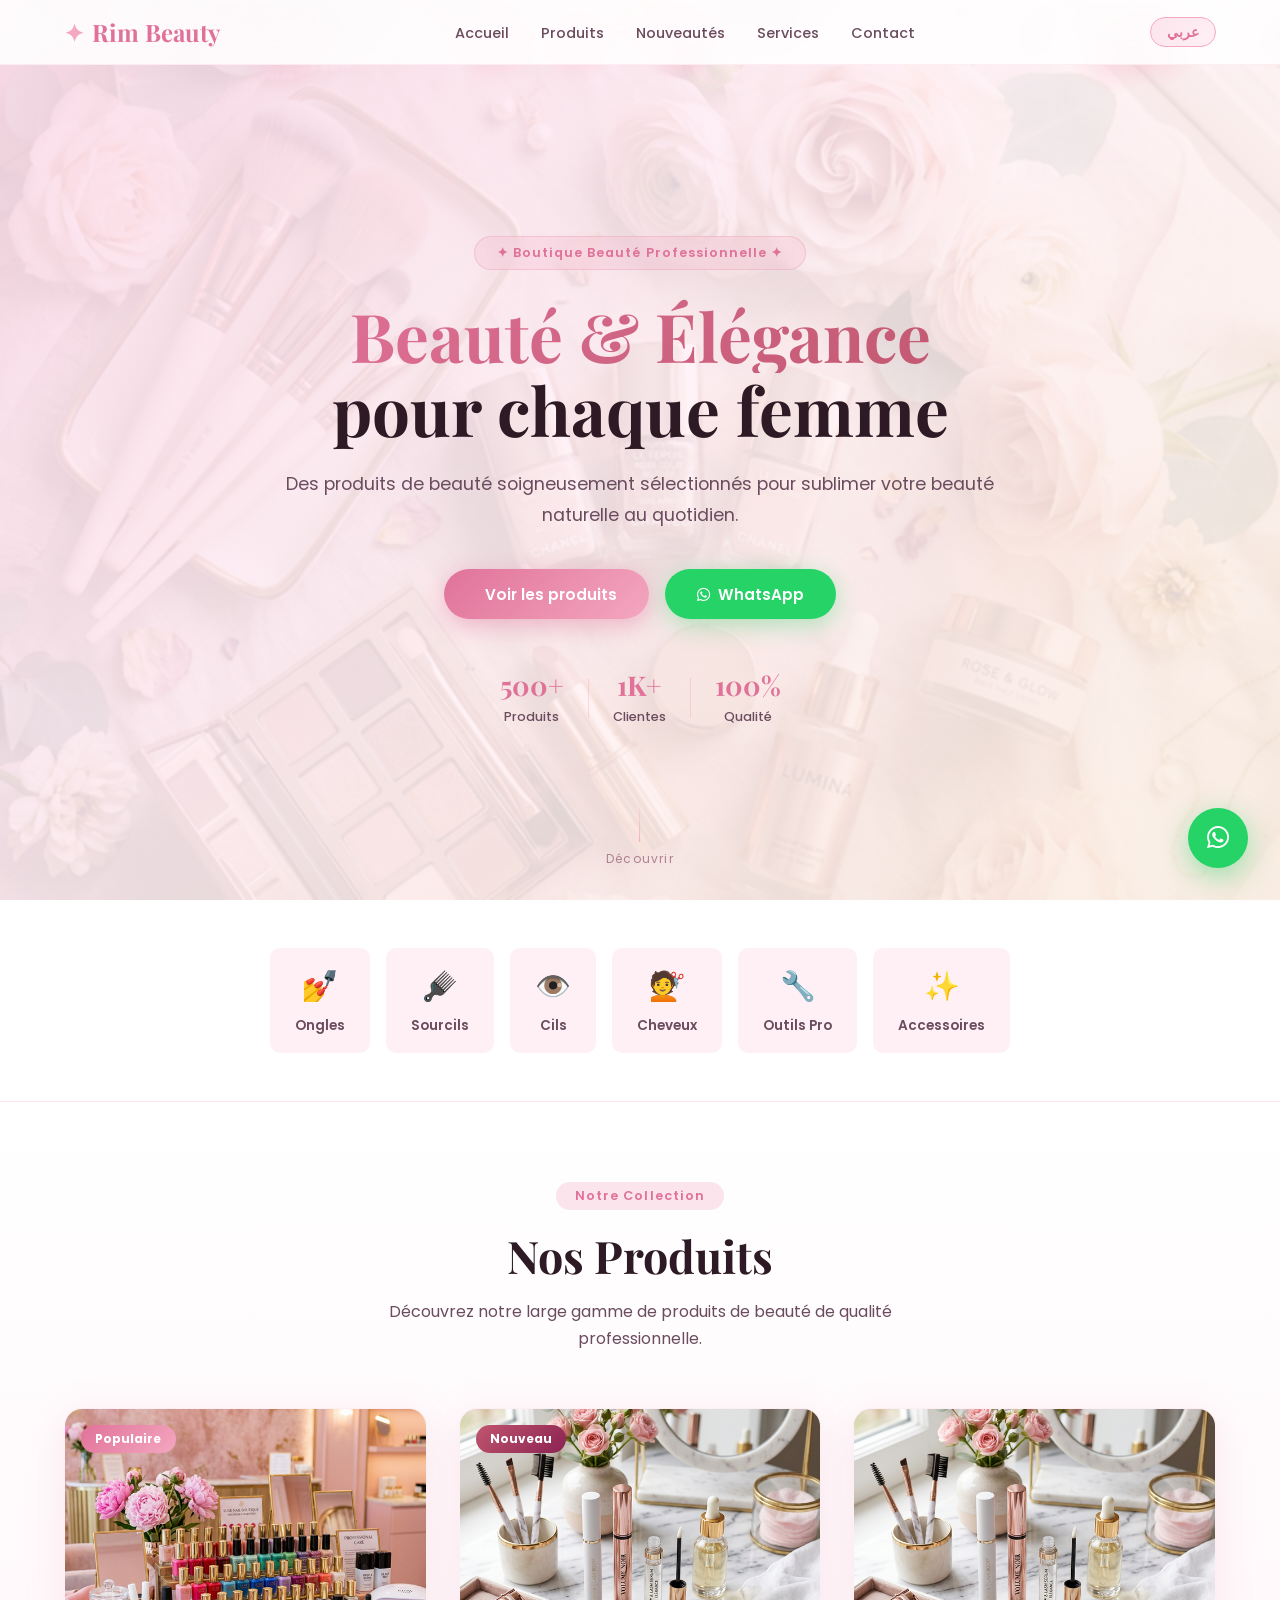
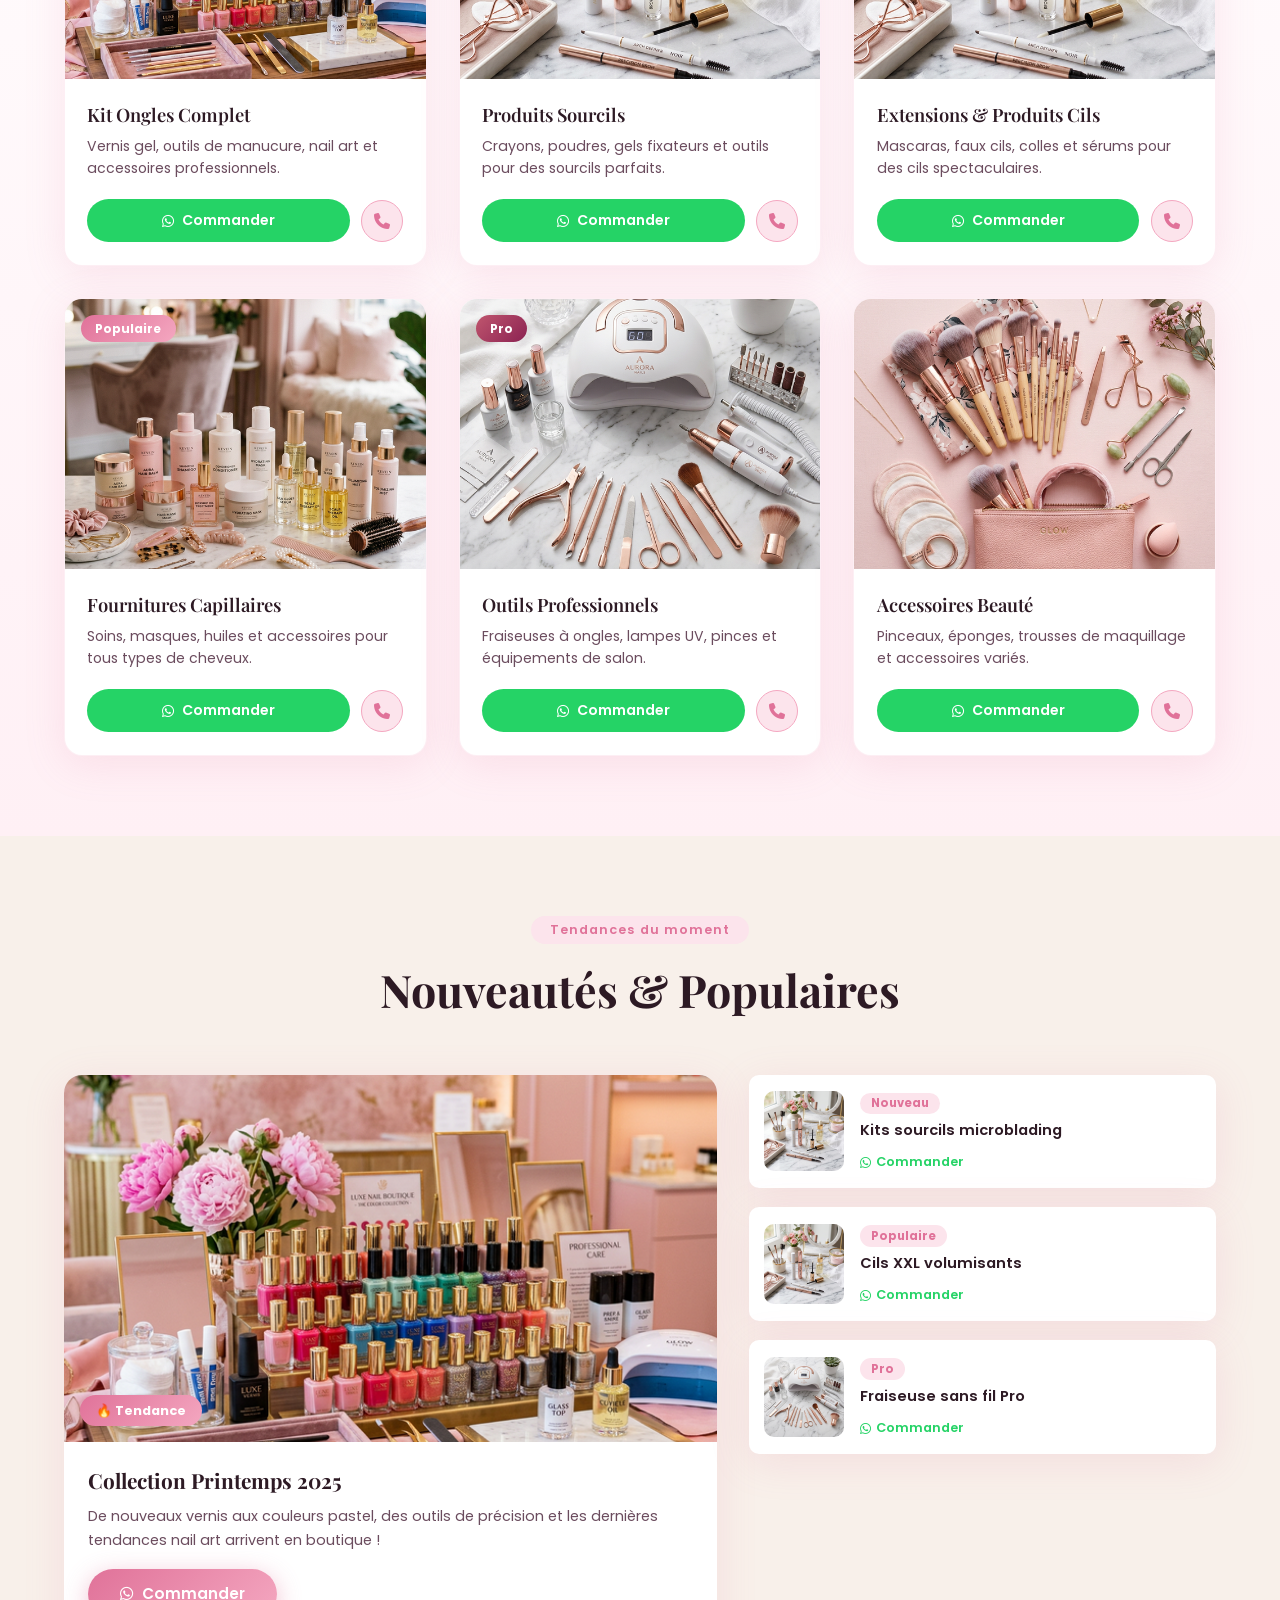
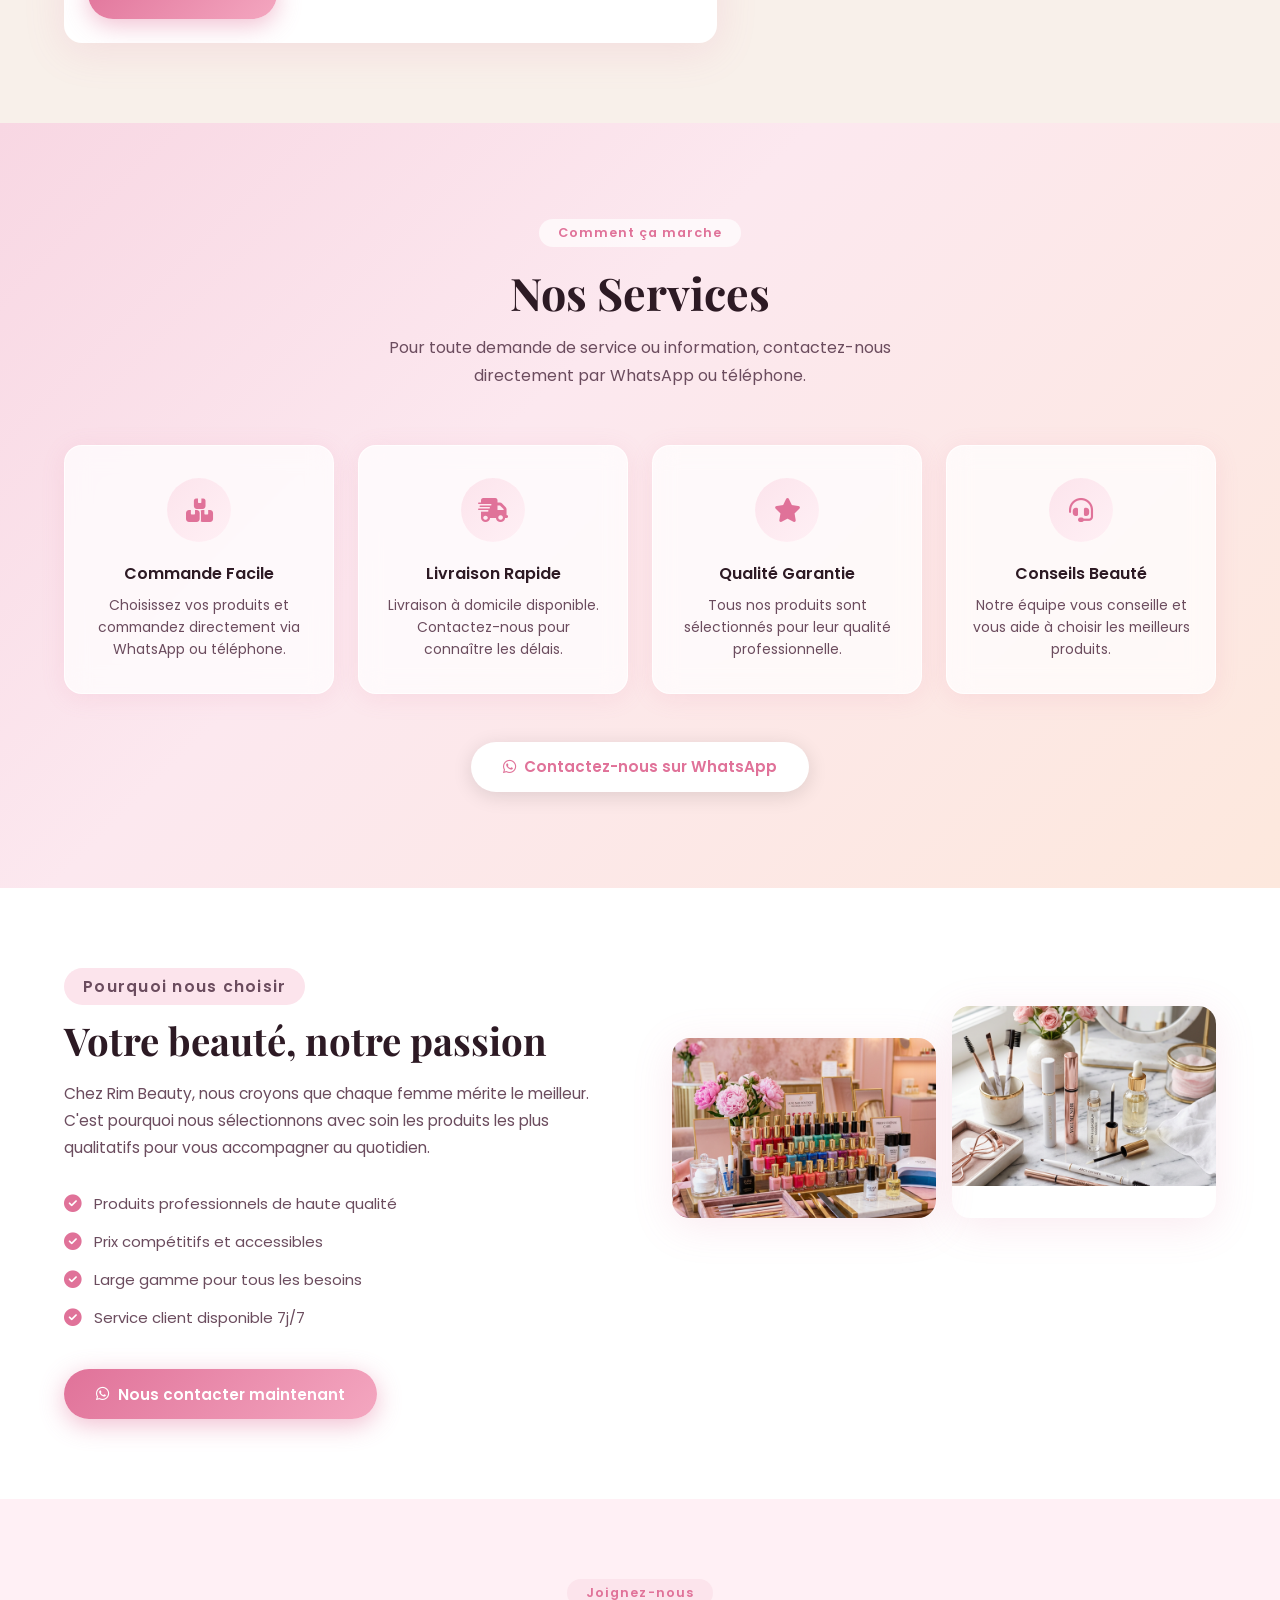
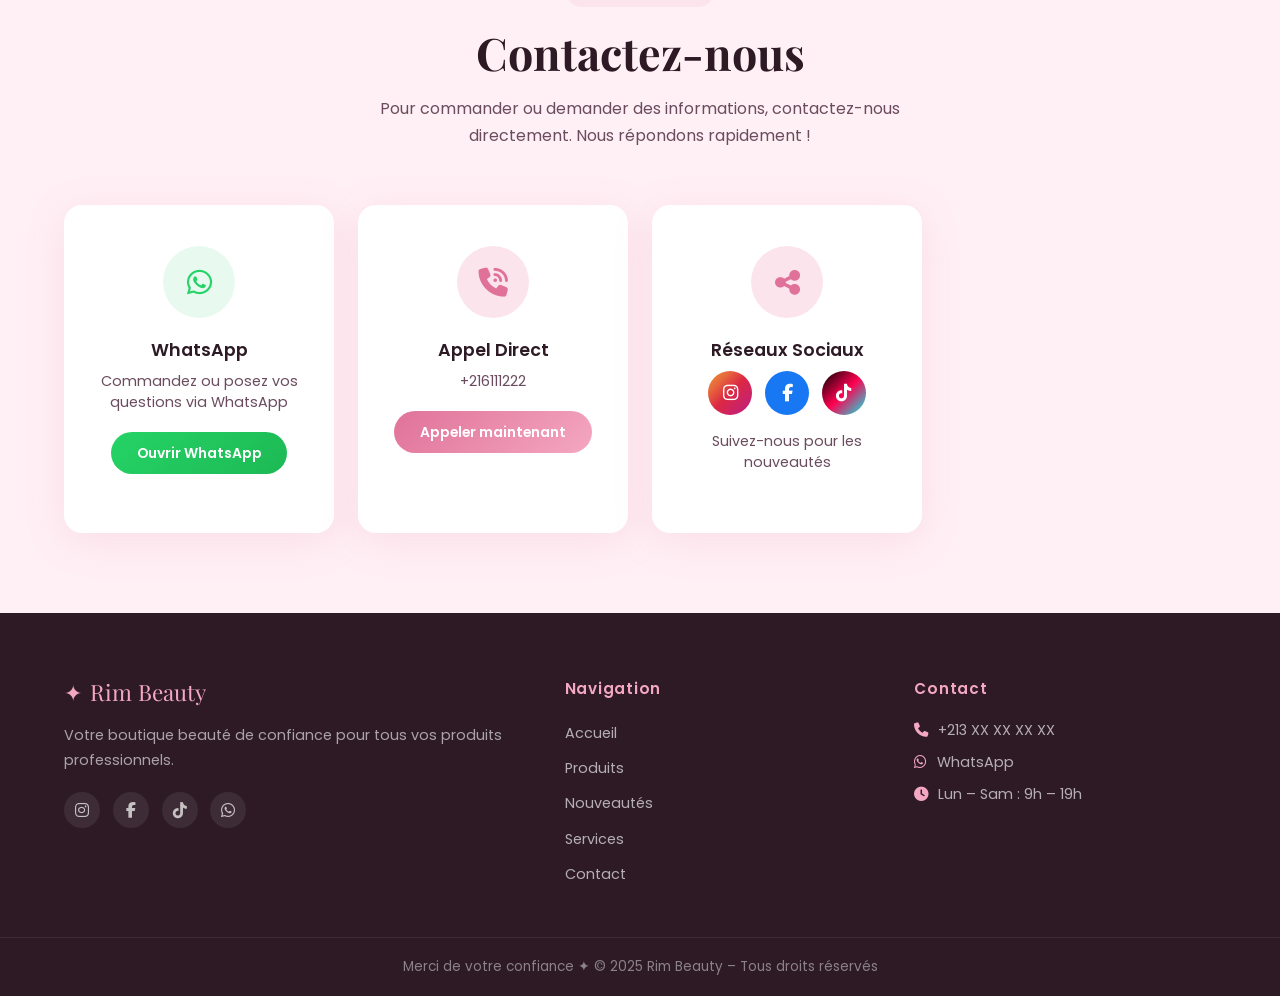
<file: rim2/index.html>
<!DOCTYPE html>
<html lang="fr" dir="ltr">

<head>
    <meta charset="UTF-8" />
    <meta name="viewport" content="width=device-width, initial-scale=1.0" />
    <meta name="description"
        content="Boutique beauté – produits pour ongles, sourcils, cils, cheveux et accessoires professionnels. Commandez via WhatsApp ou téléphone." />
    <title>Rim Beauty – بيوتي ريم</title>
    <link rel="preconnect" href="https://fonts.googleapis.com" />
    <link rel="preconnect" href="https://fonts.gstatic.com" crossorigin />
    <link
        href="https://fonts.googleapis.com/css2?family=Playfair+Display:wght@400;600;700&family=Poppins:wght@300;400;500;600&family=Tajawal:wght@300;400;500;700&display=swap"
        rel="stylesheet" />
    <link rel="stylesheet" href="https://cdnjs.cloudflare.com/ajax/libs/font-awesome/6.5.0/css/all.min.css" />
    <link rel="stylesheet" href="style.css" />
</head>

<body>

    <!-- ===== NAVBAR ===== -->
    <nav class="navbar" id="navbar">
        <div class="nav-container">
            <a href="#" class="logo">
                <span class="logo-icon">✦</span>
                <span class="logo-text" data-fr="Rim Beauty" data-ar="بيوتي ريم">Rim Beauty</span>
            </a>
            <ul class="nav-links" id="navLinks">
                <li><a href="#hero" data-fr="Accueil" data-ar="الرئيسية">Accueil</a></li>
                <li><a href="#products" data-fr="Produits" data-ar="المنتجات">Produits</a></li>
                <li><a href="#news" data-fr="Nouveautés" data-ar="الجديد">Nouveautés</a></li>
                <li><a href="#services" data-fr="Services" data-ar="خدماتنا">Services</a></li>
                <li><a href="#contact" data-fr="Contact" data-ar="تواصلي">Contact</a></li>
            </ul>
            <div class="nav-actions">
                <button class="lang-btn" id="langBtn" onclick="toggleLang()">عربي</button>
                <button class="hamburger" id="hamburger" onclick="toggleMenu()">
                    <span></span><span></span><span></span>
                </button>
            </div>
        </div>
    </nav>

    <!-- ===== HERO ===== -->
    <section class="hero" id="hero">
        <div class="hero-bg">
            <img src="hero.png" alt="Beauty hero" class="hero-img" onerror="this.style.display='none'" />
            <div class="hero-overlay"></div>
        </div>
        <div class="hero-particles" id="heroParticles"></div>
        <div class="hero-content">
            <div class="hero-badge" data-fr="✦ Boutique Beauté Professionnelle ✦" data-ar="✦ متجر تجميل احترافي ✦">✦
                Boutique Beauté Professionnelle ✦</div>
            <h1 class="hero-title">
                <span class="line1" data-fr="Beauté &amp; Élégance" data-ar="الجمال والأناقة">Beauté &amp;
                    Élégance</span>
                <span class="line2" data-fr="pour chaque femme" data-ar="لكل امرأة">pour chaque femme</span>
            </h1>
            <p class="hero-sub"
                data-fr="Des produits de beauté soigneusement sélectionnés pour sublimer votre beauté naturelle au quotidien."
                data-ar="منتجات تجميل مختارة بعناية لإبراز جمالك الطبيعي في كل يوم.">
                Des produits de beauté soigneusement sélectionnés pour sublimer votre beauté naturelle au quotidien.
            </p>
            <div class="hero-btns">
                <a href="#products" class="btn btn-primary">
                    <i class="fas fa-sparkles"></i>
                    <span data-fr="Voir les produits" data-ar="اكتشفي المنتجات">Voir les produits</span>
                </a>
                <a href="https://wa.me/216111222" target="_blank" class="btn btn-whatsapp">
                    <i class="fab fa-whatsapp"></i>
                    <span data-fr="WhatsApp" data-ar="واتساب">WhatsApp</span>
                </a>
            </div>
            <div class="hero-stats">
                <div class="stat"><span class="stat-num">500+</span><span class="stat-label" data-fr="Produits"
                        data-ar="منتج">Produits</span></div>
                <div class="stat-sep"></div>
                <div class="stat"><span class="stat-num">1K+</span><span class="stat-label" data-fr="Clientes"
                        data-ar="عميلة">Clientes</span></div>
                <div class="stat-sep"></div>
                <div class="stat"><span class="stat-num">100%</span><span class="stat-label" data-fr="Qualité"
                        data-ar="جودة">Qualité</span></div>
            </div>
        </div>
        <div class="hero-scroll">
            <div class="scroll-line"></div>
            <span data-fr="Découvrir" data-ar="اكتشفي">Découvrir</span>
        </div>
    </section>

    <!-- ===== CATEGORIES ===== -->
    <section class="categories">
        <div class="container">
            <div class="cats-grid">
                <div class="cat-card" onclick="location.href='#products'">
                    <div class="cat-icon">💅</div>
                    <span data-fr="Ongles" data-ar="أظافر">Ongles</span>
                </div>
                <div class="cat-card" onclick="location.href='#products'">
                    <div class="cat-icon">🪮</div>
                    <span data-fr="Sourcils" data-ar="حواجب">Sourcils</span>
                </div>
                <div class="cat-card" onclick="location.href='#products'">
                    <div class="cat-icon">👁️</div>
                    <span data-fr="Cils" data-ar="رموش">Cils</span>
                </div>
                <div class="cat-card" onclick="location.href='#products'">
                    <div class="cat-icon">💇</div>
                    <span data-fr="Cheveux" data-ar="شعر">Cheveux</span>
                </div>
                <div class="cat-card" onclick="location.href='#products'">
                    <div class="cat-icon">🔧</div>
                    <span data-fr="Outils Pro" data-ar="أدوات احترافية">Outils Pro</span>
                </div>
                <div class="cat-card" onclick="location.href='#products'">
                    <div class="cat-icon">✨</div>
                    <span data-fr="Accessoires" data-ar="إكسسوارات">Accessoires</span>
                </div>
            </div>
        </div>
    </section>

    <!-- ===== PRODUCTS ===== -->
    <section class="products-section" id="products">
        <div class="container">
            <div class="section-header">
                <p class="section-tag" data-fr="Notre Collection" data-ar="مجموعتنا">Notre Collection</p>
                <h2 class="section-title" data-fr="Nos Produits" data-ar="منتجاتنا البديعة">Nos Produits</h2>
                <p class="section-desc"
                    data-fr="Découvrez notre large gamme de produits de beauté de qualité professionnelle."
                    data-ar="اكتشفي مجموعتنا الواسعة من منتجات التجميل ذات الجودة الاحترافية.">
                    Découvrez notre large gamme de produits de beauté de qualité professionnelle.
                </p>
            </div>

            <div class="products-grid" id="productsGrid">

                <!-- Ongles -->
                <div class="product-card" data-cat="ongles">
                    <div class="product-img-wrap">
                        <img src="nails.png" alt="Produits ongles"
                            onerror="this.src='https://images.unsplash.com/photo-1604654894610-df63bc536371?w=400&q=80'" />
                        <div class="product-badge" data-fr="Populaire" data-ar="الأكثر طلبًا">Populaire</div>
                    </div>
                    <div class="product-info">
                        <h3 data-fr="Kit Ongles Complet" data-ar="طقم أظافر متكامل">Kit Ongles Complet</h3>
                        <p data-fr="Vernis gel, outils de manucure, nail art et accessoires professionnels."
                            data-ar="طلاء جل، أدوات مانيكير، نيل آرت وإكسسوارات احترافية.">Vernis gel, outils de
                            manucure, nail art et accessoires professionnels.</p>
                        <div class="product-actions">
                            <a href="https://wa.me/21?text=Bonjour, je voudrais commander le Kit Ongles" target="_blank"
                                class="btn-wa">
                                <i class="fab fa-whatsapp"></i>
                                <span data-fr="Commander" data-ar="طلب">Commander</span>
                            </a>
                            <a href="tel:+216111222" class="btn-call">
                                <i class="fas fa-phone"></i>
                            </a>
                        </div>
                    </div>
                </div>

                <!-- Sourcils -->
                <div class="product-card" data-cat="sourcils">
                    <div class="product-img-wrap">
                        <img src="brows.png" alt="Produits sourcils"
                            onerror="this.src='https://images.unsplash.com/photo-1596462502278-27bfdc403348?w=400&q=80'" />
                        <div class="product-badge new-badge" data-fr="Nouveau" data-ar="جديد">Nouveau</div>
                    </div>
                    <div class="product-info">
                        <h3 data-fr="Produits Sourcils" data-ar="منتجات الحواجب">Produits Sourcils</h3>
                        <p data-fr="Crayons, poudres, gels fixateurs et outils pour des sourcils parfaits."
                            data-ar="أقلام، مساحيق، مثبتات وأدوات لحواجب مثالية.">Crayons, poudres, gels fixateurs et
                            outils pour des sourcils parfaits.</p>
                        <div class="product-actions">
                            <a href="https://wa.me/213xxxxxxxxx?text=Bonjour, je voudrais commander des produits sourcils"
                                target="_blank" class="btn-wa">
                                <i class="fab fa-whatsapp"></i>
                                <span data-fr="Commander" data-ar="طلب">Commander</span>
                            </a>
                            <a href="tel:+216111222" class="btn-call">
                                <i class="fas fa-phone"></i>
                            </a>
                        </div>
                    </div>
                </div>

                <!-- Cils -->
                <div class="product-card" data-cat="cils">
                    <div class="product-img-wrap">
                        <img src="lashes.png" alt="Produits cils"
                            onerror="this.src='https://images.unsplash.com/photo-1522337360788-8b13dee7a37e?w=400&q=80'" />
                    </div>
                    <div class="product-info">
                        <h3 data-fr="Extensions & Produits Cils" data-ar="منتجات الرموش">Extensions &amp; Produits Cils
                        </h3>
                        <p data-fr="Mascaras, faux cils, colles et sérums pour des cils spectaculaires."
                            data-ar="مسكارا، رموش اصطناعية، صمغ ومصل لرموش مذهلة.">Mascaras, faux cils, colles et sérums
                            pour des cils spectaculaires.</p>
                        <div class="product-actions">
                            <a href="https://wa.me/213xxxxxxxxx?text=Bonjour, je voudrais commander des produits cils"
                                target="_blank" class="btn-wa">
                                <i class="fab fa-whatsapp"></i>
                                <span data-fr="Commander" data-ar="طلب">Commander</span>
                            </a>
                            <a href="tel:+216111222" class="btn-call">
                                <i class="fas fa-phone"></i>
                            </a>
                        </div>
                    </div>
                </div>

                <!-- Cheveux -->
                <div class="product-card" data-cat="cheveux">
                    <div class="product-img-wrap">
                        <img src="hair.png" alt="Produits cheveux"
                            onerror="this.src='https://images.unsplash.com/photo-1527799820374-87991a7a11a2?w=400&q=80'" />
                        <div class="product-badge" data-fr="Populaire" data-ar="الأكثر طلبًا">Populaire</div>
                    </div>
                    <div class="product-info">
                        <h3 data-fr="Fournitures Capillaires" data-ar="مستلزمات الشعر">Fournitures Capillaires</h3>
                        <p data-fr="Soins, masques, huiles et accessoires pour tous types de cheveux."
                            data-ar="علاجات، أقنعة، زيوت وإكسسوارات لجميع أنواع الشعر.">Soins, masques, huiles et
                            accessoires pour tous types de cheveux.</p>
                        <div class="product-actions">
                            <a href="https://wa.me/213xxxxxxxxx?text=Bonjour, je voudrais commander des fournitures capillaires"
                                target="_blank" class="btn-wa">
                                <i class="fab fa-whatsapp"></i>
                                <span data-fr="Commander" data-ar="طلب">Commander</span>
                            </a>
                            <a href="tel:+216111222" class="btn-call">
                                <i class="fas fa-phone"></i>
                            </a>
                        </div>
                    </div>
                </div>

                <!-- Outils Pro -->
                <div class="product-card" data-cat="outils">
                    <div class="product-img-wrap">
                        <img src="tools.png" alt="Outils professionnels"
                            onerror="this.src='https://images.unsplash.com/photo-1487412720507-e7ab37603c6f?w=400&q=80'" />
                        <div class="product-badge new-badge" data-fr="Pro" data-ar="احترافي">Pro</div>
                    </div>
                    <div class="product-info">
                        <h3 data-fr="Outils Professionnels" data-ar="الأدوات الاحترافية">Outils Professionnels</h3>
                        <p data-fr="Fraiseuses à ongles, lampes UV, pinces et équipements de salon."
                            data-ar="ماكينات الأظافر، مصابيح UV، ملاقيط ومعدات الصالون.">Fraiseuses à ongles, lampes UV,
                            pinces et équipements de salon.</p>
                        <div class="product-actions">
                            <a href="https://wa.me/213xxxxxxxxx?text=Bonjour, je voudrais commander des outils professionnels"
                                target="_blank" class="btn-wa">
                                <i class="fab fa-whatsapp"></i>
                                <span data-fr="Commander" data-ar="طلب">Commander</span>
                            </a>
                            <a href="tel:+216111222" class="btn-call">
                                <i class="fas fa-phone"></i>
                            </a>
                        </div>
                    </div>
                </div>

                <!-- Accessoires -->
                <div class="product-card" data-cat="accessoires">
                    <div class="product-img-wrap">
                        <img src="accessories.png" alt="Accessoires beauté"
                            onerror="this.src='https://images.unsplash.com/photo-1631729371254-42c2892f0e6e?w=400&q=80'" />
                    </div>
                    <div class="product-info">
                        <h3 data-fr="Accessoires Beauté" data-ar="إكسسوارات التجميل">Accessoires Beauté</h3>
                        <p data-fr="Pinceaux, éponges, trousses de maquillage et accessoires variés."
                            data-ar="فراشي، إسفنج، حقائب مكياج وإكسسوارات متنوعة.">Pinceaux, éponges, trousses de
                            maquillage et accessoires variés.</p>
                        <div class="product-actions">
                            <a href="https://wa.me/213xxxxxxxxx?text=Bonjour, je voudrais commander des accessoires beauté"
                                target="_blank" class="btn-wa">
                                <i class="fab fa-whatsapp"></i>
                                <span data-fr="Commander" data-ar="طلب">Commander</span>
                            </a>
                            <a href="tel:+216111222" class="btn-call">
                                <i class="fas fa-phone"></i>
                            </a>
                        </div>
                    </div>
                </div>

            </div>
        </div>
    </section>

    <!-- ===== NOUVEAUTÉS ===== -->
    <section class="news-section" id="news">
        <div class="container">
            <div class="section-header">
                <p class="section-tag" data-fr="Tendances du moment" data-ar="أحدث الصيحات">Tendances du moment</p>
                <h2 class="section-title" data-fr="Nouveautés &amp; Populaires" data-ar="الجديد والأكثر شعبية">
                    Nouveautés &amp; Populaires</h2>
            </div>
            <div class="news-grid">
                <div class="news-card featured">
                    <div class="news-img">
                        <img src="nails.png" alt="Nouveauté"
                            onerror="this.src='https://images.unsplash.com/photo-1604654894610-df63bc536371?w=600&q=80'" />
                        <div class="news-label" data-fr="🔥 Tendance" data-ar="🔥 الأكثر رواجًا">🔥 Tendance</div>
                    </div>
                    <div class="news-content">
                        <h3 data-fr="Collection Printemps 2025" data-ar="مجموعة ربيع 2025">Collection Printemps 2025
                        </h3>
                        <p data-fr="De nouveaux vernis aux couleurs pastel, des outils de précision et les dernières tendances nail art arrivent en boutique !"
                            data-ar="حصلي على أحدث طلاءات الأظافر بألوان الباستيل وأدوات الدقة وآخر صيحات نيل آرت!">
                            De nouveaux vernis aux couleurs pastel, des outils de précision et les dernières tendances
                            nail art arrivent en boutique !
                        </p>
                        <a href="https://wa.me/213xxxxxxxxx?text=Bonjour, je voudrais en savoir plus sur la collection printemps"
                            target="_blank" class="btn btn-primary" style="margin-top:1rem; display:inline-flex;">
                            <i class="fab fa-whatsapp"></i>
                            <span data-fr="Commander" data-ar="اطلبيها الآن">Commander</span>
                        </a>
                    </div>
                </div>
                <div class="news-side">
                    <div class="news-mini">
                        <img src="brows.png" alt="Sourcils"
                            onerror="this.src='https://images.unsplash.com/photo-1588771930296-d0a54cf8e64b?w=200&q=80'" />
                        <div>
                            <span class="mini-tag" data-fr="Nouveau" data-ar="جديد">Nouveau</span>
                            <h4 data-fr="Kits sourcils microblading" data-ar="أطقم تطريز الحواجب">Kits sourcils
                                microblading</h4>
                            <a href="https://wa.me/213xxxxxxxxx" target="_blank" class="mini-link">
                                <i class="fab fa-whatsapp"></i> <span data-fr="Commander"
                                    data-ar="اطلبي">Commander</span>
                            </a>
                        </div>
                    </div>
                    <div class="news-mini">
                        <img src="lashes.png" alt="Cils"
                            onerror="this.src='https://images.unsplash.com/photo-1487412720507-e7ab37603c6f?w=200&q=80'" />
                        <div>
                            <span class="mini-tag" data-fr="Populaire" data-ar="الأكثر طلبًا">Populaire</span>
                            <h4 data-fr="Cils XXL volumisants" data-ar="رموش XXL كثيفة">Cils XXL volumisants</h4>
                            <a href="https://wa.me/213xxxxxxxxx" target="_blank" class="mini-link">
                                <i class="fab fa-whatsapp"></i> <span data-fr="Commander"
                                    data-ar="اطلبي">Commander</span>
                            </a>
                        </div>
                    </div>
                    <div class="news-mini">
                        <img src="tools.png" alt="Outils"
                            onerror="this.src='https://images.unsplash.com/photo-1522337360788-8b13dee7a37e?w=200&q=80'" />
                        <div>
                            <span class="mini-tag" data-fr="Pro" data-ar="احترافي">Pro</span>
                            <h4 data-fr="Fraiseuse sans fil Pro" data-ar="ماكينة أظافر لاسلكية Pro">Fraiseuse sans fil
                                Pro</h4>
                            <a href="https://wa.me/213xxxxxxxxx" target="_blank" class="mini-link">
                                <i class="fab fa-whatsapp"></i> <span data-fr="Commander"
                                    data-ar="اطلبي">Commander</span>
                            </a>
                        </div>
                    </div>
                </div>
            </div>
        </div>
    </section>

    <!-- ===== SERVICES ===== -->
    <section class="services-section" id="services">
        <div class="services-bg"></div>
        <div class="container">
            <div class="section-header light">
                <p class="section-tag" data-fr="Comment ça marche" data-ar="كيف يعمل">Comment ça marche</p>
                <h2 class="section-title" data-fr="Nos Services" data-ar="خدماتنا">Nos Services</h2>
                <p class="section-desc"
                    data-fr="Pour toute demande de service ou information, contactez-nous directement par WhatsApp ou téléphone."
                    data-ar="لأي طلب خدمة أو استفسار، تواصلي معنا مباشرة عبر واتساب أو الهاتف.">
                    Pour toute demande de service ou information, contactez-nous directement par WhatsApp ou téléphone.
                </p>
            </div>
            <div class="services-grid">
                <div class="service-card">
                    <div class="svc-icon"><i class="fas fa-boxes-stacked"></i></div>
                    <h3 data-fr="Commande Facile" data-ar="طلب سهل">Commande Facile</h3>
                    <p data-fr="Choisissez vos produits et commandez directement via WhatsApp ou téléphone."
                        data-ar="اختاري منتجاتك واطلبيها مباشرة عبر واتساب أو الهاتف.">Choisissez vos produits et
                        commandez directement via WhatsApp ou téléphone.</p>
                </div>
                <div class="service-card">
                    <div class="svc-icon"><i class="fas fa-truck-fast"></i></div>
                    <h3 data-fr="Livraison Rapide" data-ar="توصيل سريع">Livraison Rapide</h3>
                    <p data-fr="Livraison à domicile disponible. Contactez-nous pour connaître les délais."
                        data-ar="التوصيل إلى المنزل متاح. تواصلي معنا لمعرفة المواعيد.">Livraison à domicile disponible.
                        Contactez-nous pour connaître les délais.</p>
                </div>
                <div class="service-card">
                    <div class="svc-icon"><i class="fas fa-star"></i></div>
                    <h3 data-fr="Qualité Garantie" data-ar="جودة مضمونة">Qualité Garantie</h3>
                    <p data-fr="Tous nos produits sont sélectionnés pour leur qualité professionnelle."
                        data-ar="جميع منتجاتنا مختارة بعناية لجودتها الاحترافية.">Tous nos produits sont sélectionnés
                        pour leur qualité professionnelle.</p>
                </div>
                <div class="service-card">
                    <div class="svc-icon"><i class="fas fa-headset"></i></div>
                    <h3 data-fr="Conseils Beauté" data-ar="نصائح تجميلية">Conseils Beauté</h3>
                    <p data-fr="Notre équipe vous conseille et vous aide à choisir les meilleurs produits."
                        data-ar="فريقنا يرشدك ويساعدك في اختيار أفضل المنتجات.">Notre équipe vous conseille et vous aide
                        à choisir les meilleurs produits.</p>
                </div>
            </div>
            <div class="services-cta">
                <a href="https://wa.me/213xxxxxxxxx" target="_blank" class="btn btn-white">
                    <i class="fab fa-whatsapp"></i>
                    <span data-fr="Contactez-nous sur WhatsApp" data-ar="تواصلي معنا على واتساب">Contactez-nous sur
                        WhatsApp</span>
                </a>
            </div>
        </div>
    </section>

    <!-- ===== WHY US ===== -->
    <section class="why-section">
        <div class="container">
            <div class="why-content">
                <div class="why-text">
                    <p class="section-tag" data-fr="Pourquoi nous choisir" data-ar="لماذا تختارينا">Pourquoi nous
                        choisir</p>
                    <h2 data-fr="Votre beauté, notre passion" data-ar="جمالك شغفنا">Votre beauté, notre passion</h2>
                    <p data-fr="Chez Rim Beauty, nous croyons que chaque femme mérite le meilleur. C'est pourquoi nous sélectionnons avec soin les produits les plus qualitatifs pour vous accompagner au quotidien."
                        data-ar="في بيوتي ريم، نؤمن أن كل امرأة تستحق الأفضل. لذلك نختار بعناية أجود المنتجات لمرافقتك في يومك.">
                        Chez Rim Beauty, nous croyons que chaque femme mérite le meilleur. C'est pourquoi nous
                        sélectionnons avec soin les produits les plus qualitatifs pour vous accompagner au quotidien.
                    </p>
                    <ul class="why-list">
                        <li><i class="fas fa-check-circle"></i> <span data-fr="Produits professionnels de haute qualité"
                                data-ar="منتجات احترافية عالية الجودة">Produits professionnels de haute qualité</span>
                        </li>
                        <li><i class="fas fa-check-circle"></i> <span data-fr="Prix compétitifs et accessibles"
                                data-ar="أسعار تنافسية وفي المتناول">Prix compétitifs et accessibles</span></li>
                        <li><i class="fas fa-check-circle"></i> <span data-fr="Large gamme pour tous les besoins"
                                data-ar="مجموعة واسعة لجميع الاحتياجات">Large gamme pour tous les besoins</span></li>
                        <li><i class="fas fa-check-circle"></i> <span data-fr="Service client disponible 7j/7"
                                data-ar="خدمة عملاء متاحة 7 أيام/7">Service client disponible 7j/7</span></li>
                    </ul>
                    <a href="https://wa.me/213xxxxxxxxx" target="_blank" class="btn btn-primary">
                        <i class="fab fa-whatsapp"></i>
                        <span data-fr="Nous contacter maintenant" data-ar="تواصلي معنا الآن">Nous contacter
                            maintenant</span>
                    </a>
                </div>
                <div class="why-visual">
                    <div class="why-img-grid">
                        <div class="wimg wimg-1"><img src="nails.png" alt="Ongles"
                                onerror="this.src='https://images.unsplash.com/photo-1604654894610-df63bc536371?w=300&q=80'" />
                        </div>
                        <div class="wimg wimg-2"><img src="brows.png" alt="Sourcils"
                                onerror="this.src='https://images.unsplash.com/photo-1596462502278-27bfdc403348?w=300&q=80'" />
                        </div>
                        <div class="wimg wimg-3"><img src="hair.png" alt="Cheveux"
                                onerror="this.src='https://images.unsplash.com/photo-1527799820374-87991a7a11a2?w=300&q=80'" />
                        </div>
                        <div class="wimg wimg-float">✦</div>
                    </div>
                </div>
            </div>
        </div>
    </section>

    <!-- ===== CONTACT ===== -->
    <section class="contact-section" id="contact">
        <div class="container">
            <div class="section-header">
                <p class="section-tag" data-fr="Joignez-nous" data-ar="تواصلي معنا">Joignez-nous</p>
                <h2 class="section-title" data-fr="Contactez-nous" data-ar="اتصلي بنا">Contactez-nous</h2>
                <p class="section-desc"
                    data-fr="Pour commander ou demander des informations, contactez-nous directement. Nous répondons rapidement !"
                    data-ar="للطلب أو الاستفسار، تواصلي معنا مباشرة. نرد بسرعة!">
                    Pour commander ou demander des informations, contactez-nous directement. Nous répondons rapidement !
                </p>
            </div>
            <div class="contact-cards">
                <a href="https://wa.me/213xxxxxxxxx" target="_blank" class="contact-card wa-card">
                    <div class="cc-icon"><i class="fab fa-whatsapp"></i></div>
                    <h3 data-fr="WhatsApp" data-ar="واتساب">WhatsApp</h3>
                    <p data-fr="Commandez ou posez vos questions via WhatsApp" data-ar="اطلبي أو اسألي عبر واتساب">
                        Commandez ou posez vos questions via WhatsApp</p>
                    <span class="cc-btn" data-fr="Ouvrir WhatsApp" data-ar="فتح واتساب">Ouvrir WhatsApp</span>
                </a>
                <a href="tel:+216111222" class="contact-card call-card">
                    <div class="cc-icon"><i class="fas fa-phone-volume"></i></div>
                    <h3 data-fr="Appel Direct" data-ar="اتصال مباشر">Appel Direct</h3>
                    <p>+216111222</p>
                    <span class="cc-btn" data-fr="Appeler maintenant" data-ar="اتصلي الآن">Appeler maintenant</span>
                </a>
                <div class="contact-card social-card">
                    <div class="cc-icon"><i class="fas fa-share-nodes"></i></div>
                    <h3 data-fr="Réseaux Sociaux" data-ar="التواصل الاجتماعي">Réseaux Sociaux</h3>
                    <div class="social-icons">
                        <a href="#" target="_blank" class="soc-btn instagram"><i class="fab fa-instagram"></i></a>
                        <a href="#" target="_blank" class="soc-btn facebook"><i class="fab fa-facebook-f"></i></a>
                        <a href="#" target="_blank" class="soc-btn tiktok"><i class="fab fa-tiktok"></i></a>
                    </div>
                    <p data-fr="Suivez-nous pour les nouveautés" data-ar="تابعينا للجديد">Suivez-nous pour les
                        nouveautés</p>
                </div>
            </div>
            <!-- Floating WA button -->
            <a href="https://wa.me/213xxxxxxxxx" target="_blank" class="float-wa" id="floatWa">
                <i class="fab fa-whatsapp"></i>
            </a>
        </div>
    </section>

    <!-- ===== FOOTER ===== -->
    <footer class="footer">
        <div class="footer-top">
            <div class="container">
                <div class="footer-grid">
                    <div class="footer-brand">
                        <div class="footer-logo">
                            <span class="logo-icon">✦</span>
                            <span>Rim Beauty</span>
                        </div>
                        <p data-fr="Votre boutique beauté de confiance pour tous vos produits professionnels."
                            data-ar="متجر تجميلك الموثوق لجميع منتجاتك الاحترافية.">
                            Votre boutique beauté de confiance pour tous vos produits professionnels.
                        </p>
                        <div class="footer-socials">
                            <a href="#" target="_blank"><i class="fab fa-instagram"></i></a>
                            <a href="#" target="_blank"><i class="fab fa-facebook-f"></i></a>
                            <a href="#" target="_blank"><i class="fab fa-tiktok"></i></a>
                            <a href="https://wa.me/213xxxxxxxxx" target="_blank"><i class="fab fa-whatsapp"></i></a>
                        </div>
                    </div>
                    <div class="footer-links">
                        <h4 data-fr="Navigation" data-ar="التنقل">Navigation</h4>
                        <ul>
                            <li><a href="#hero" data-fr="Accueil" data-ar="الرئيسية">Accueil</a></li>
                            <li><a href="#products" data-fr="Produits" data-ar="المنتجات">Produits</a></li>
                            <li><a href="#news" data-fr="Nouveautés" data-ar="الجديد">Nouveautés</a></li>
                            <li><a href="#services" data-fr="Services" data-ar="خدماتنا">Services</a></li>
                            <li><a href="#contact" data-fr="Contact" data-ar="تواصلي">Contact</a></li>
                        </ul>
                    </div>
                    <div class="footer-contact">
                        <h4 data-fr="Contact" data-ar="اتصلي بنا">Contact</h4>
                        <p><i class="fas fa-phone"></i> +213 XX XX XX XX</p>
                        <p><i class="fab fa-whatsapp"></i> WhatsApp</p>
                        <p><i class="fas fa-clock"></i> <span data-fr="Lun – Sam : 9h – 19h"
                                data-ar="الإثنين – السبت: 9ص – 7م">Lun – Sam : 9h – 19h</span></p>
                    </div>
                </div>
            </div>
        </div>
        <div class="footer-bottom">
            <div class="container">
                <p data-fr="Merci de votre confiance ✦ © 2025 Rim Beauty – Tous droits réservés"
                    data-ar="شكرًا لثقتكم ✦ © 2025 بيوتي ريم – جميع الحقوق محفوظة">
                    Merci de votre confiance ✦ © 2025 Rim Beauty – Tous droits réservés
                </p>
            </div>
        </div>
    </footer>

    <script src="script.js"></script>
</body>

</html>
</file>
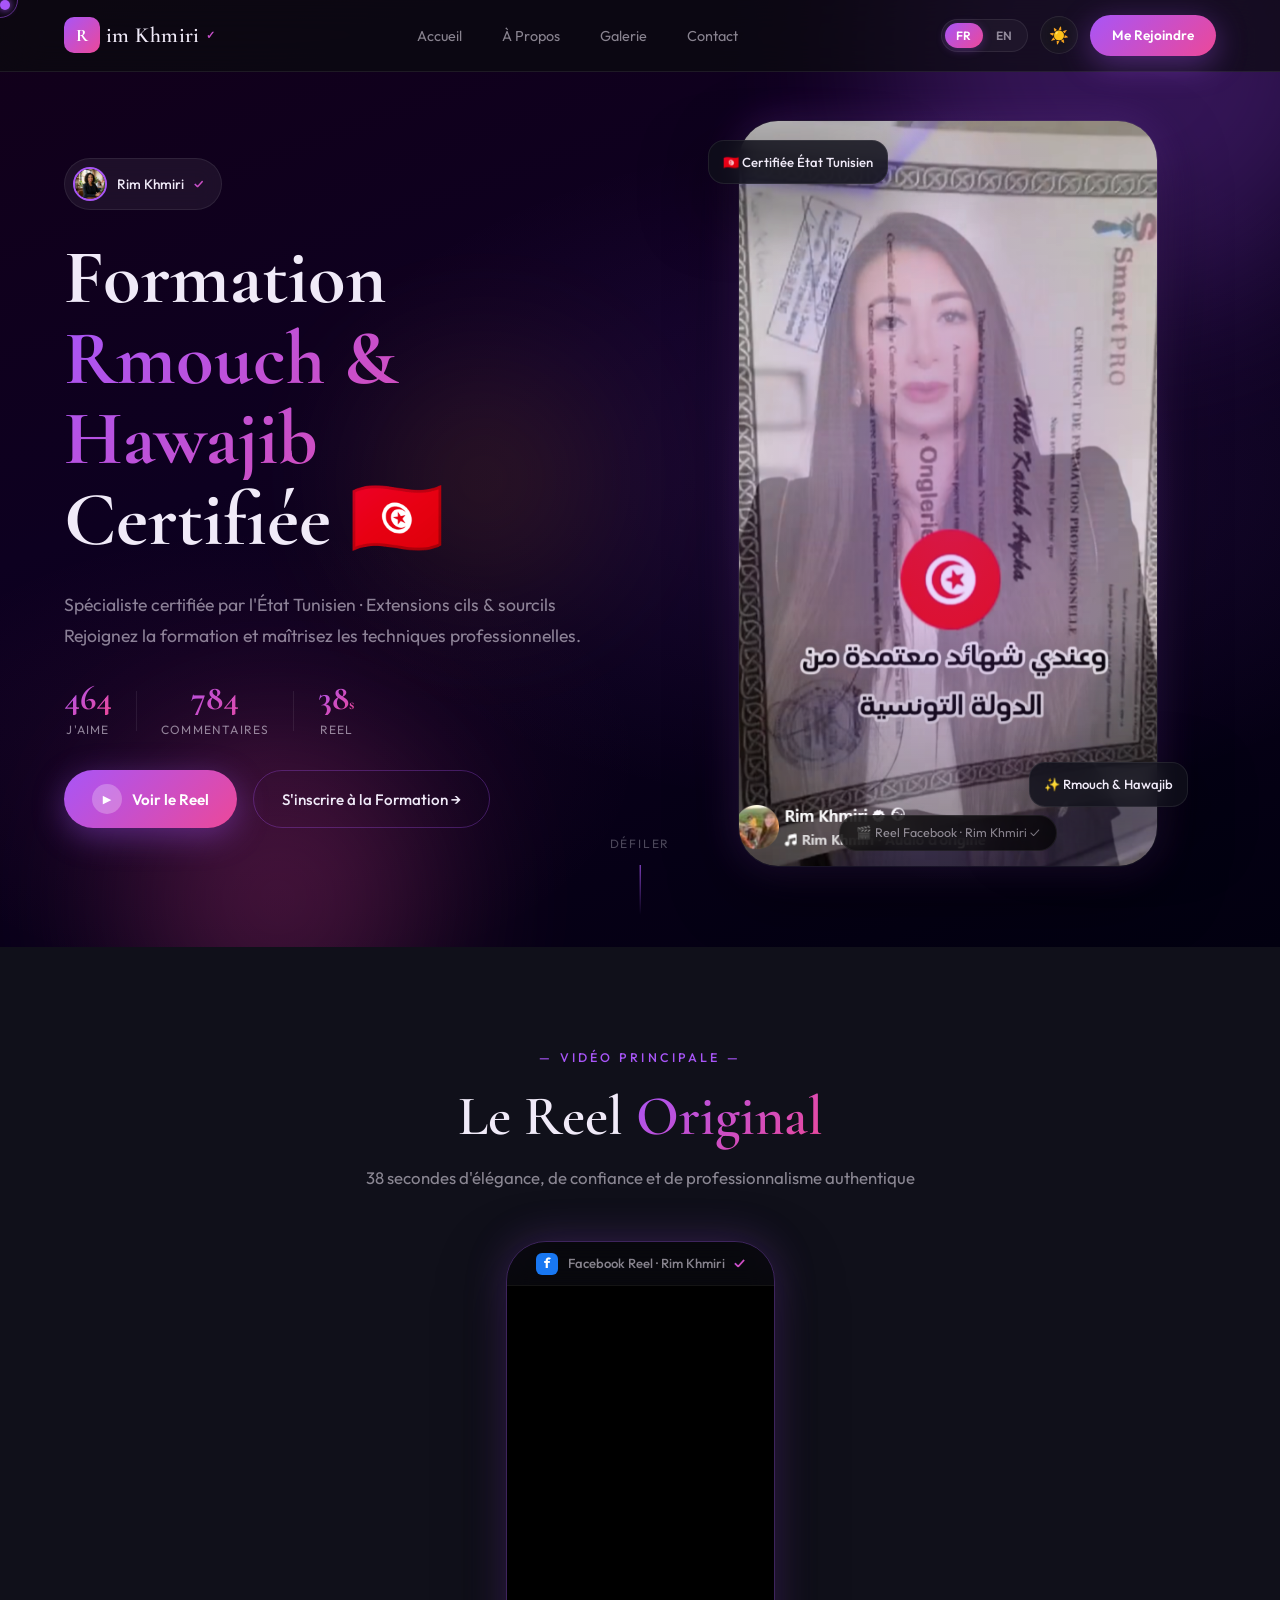
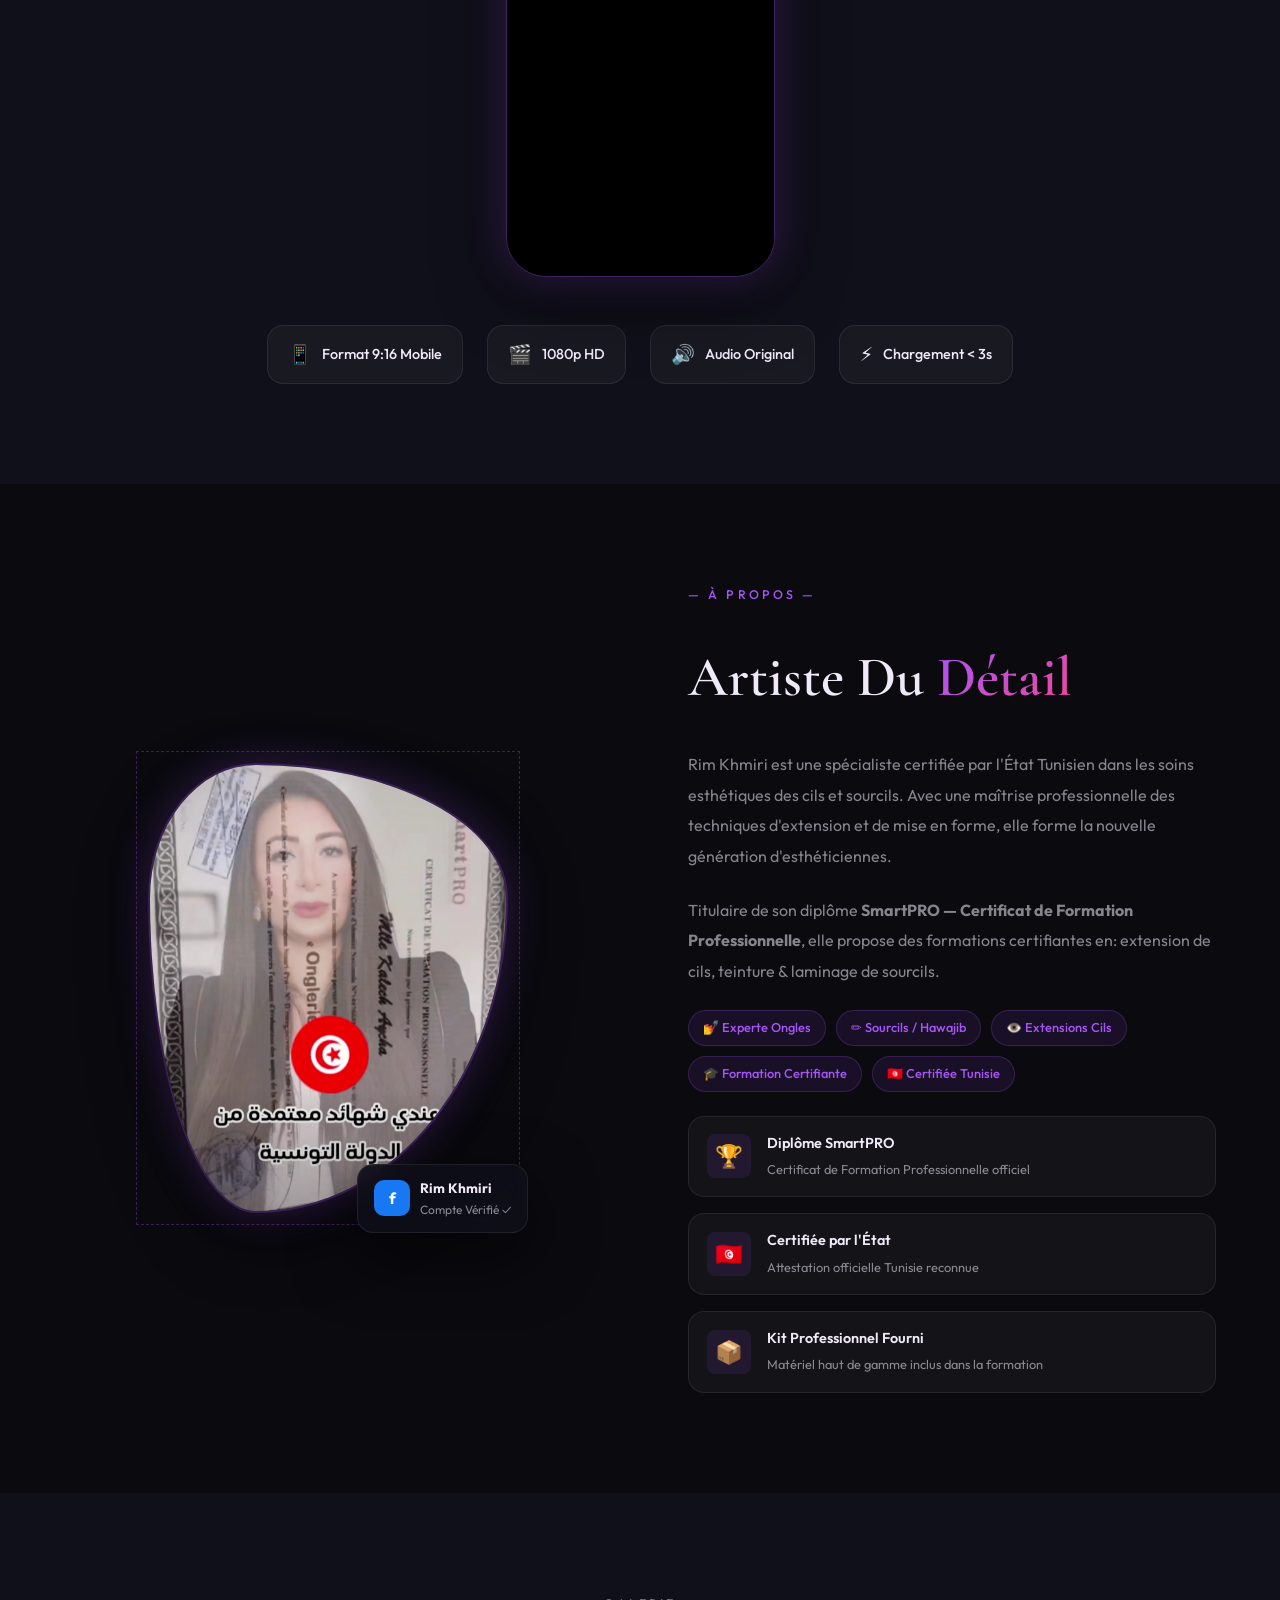
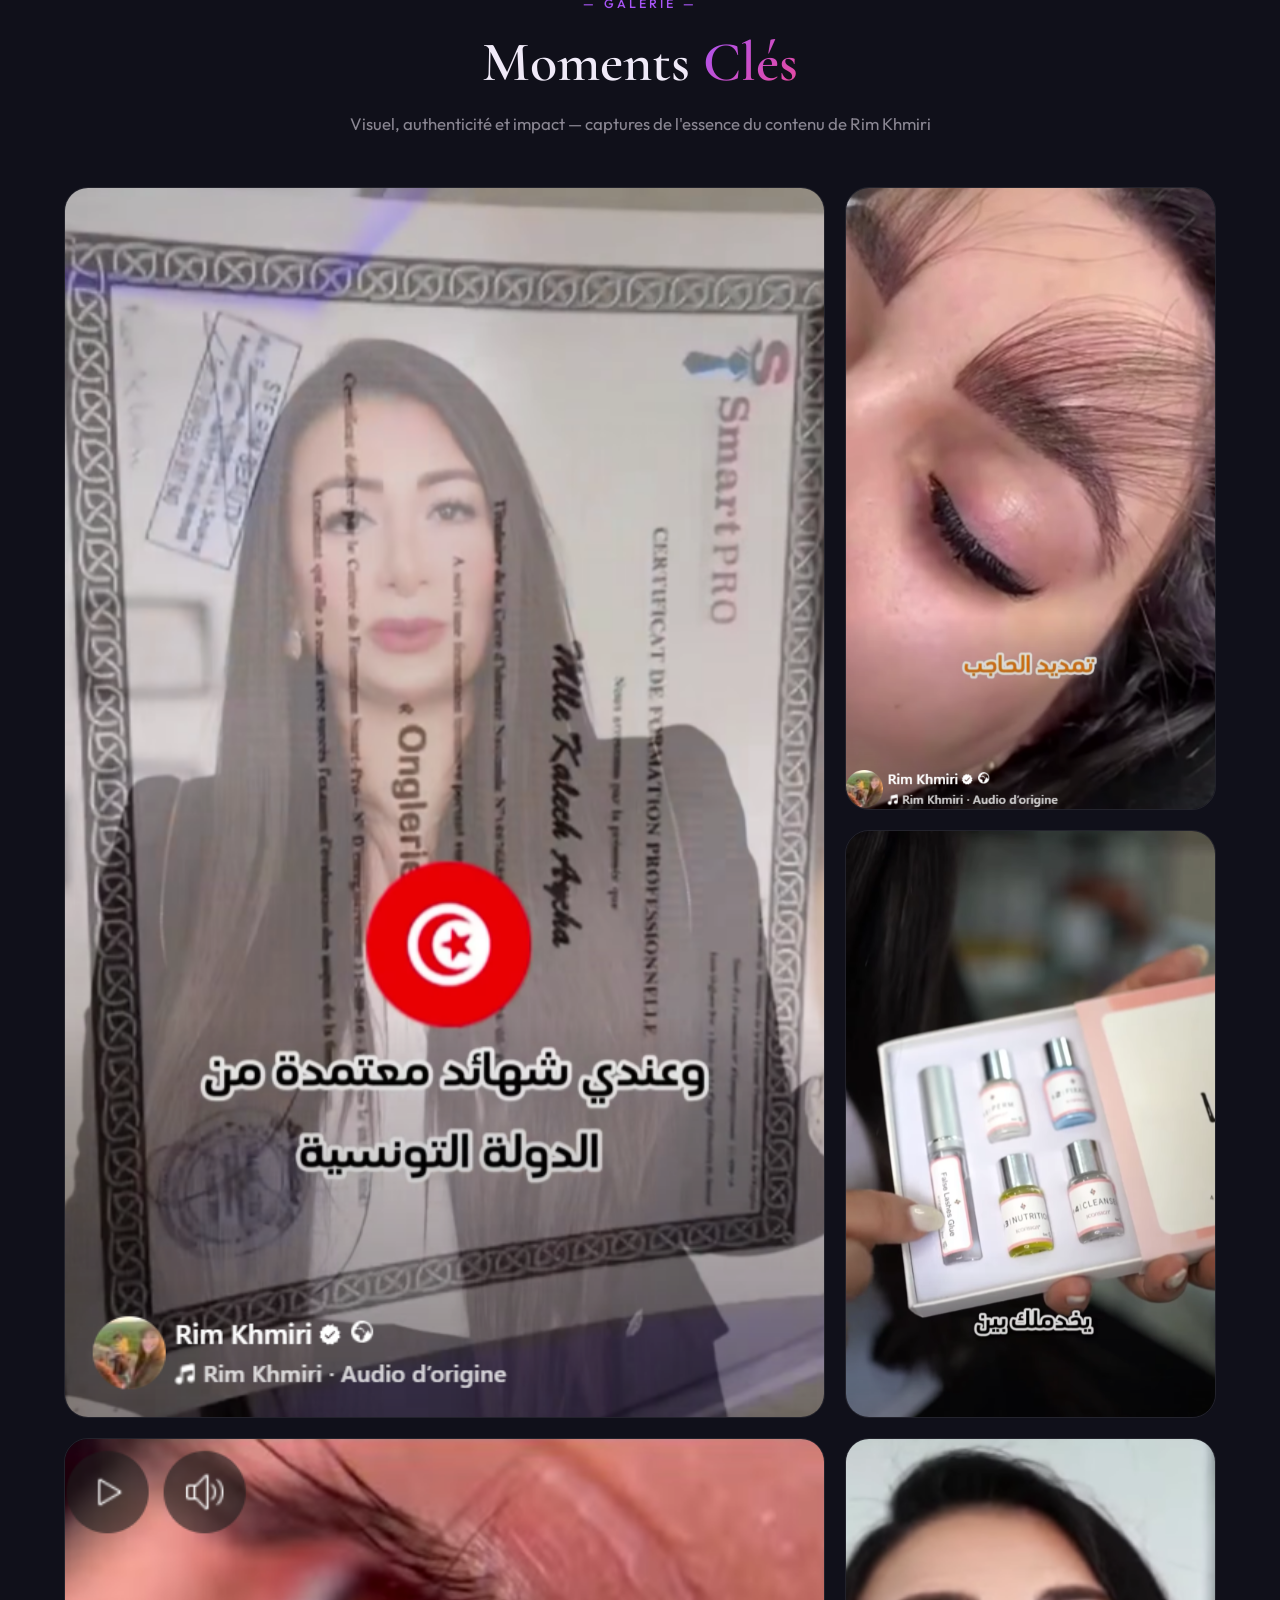
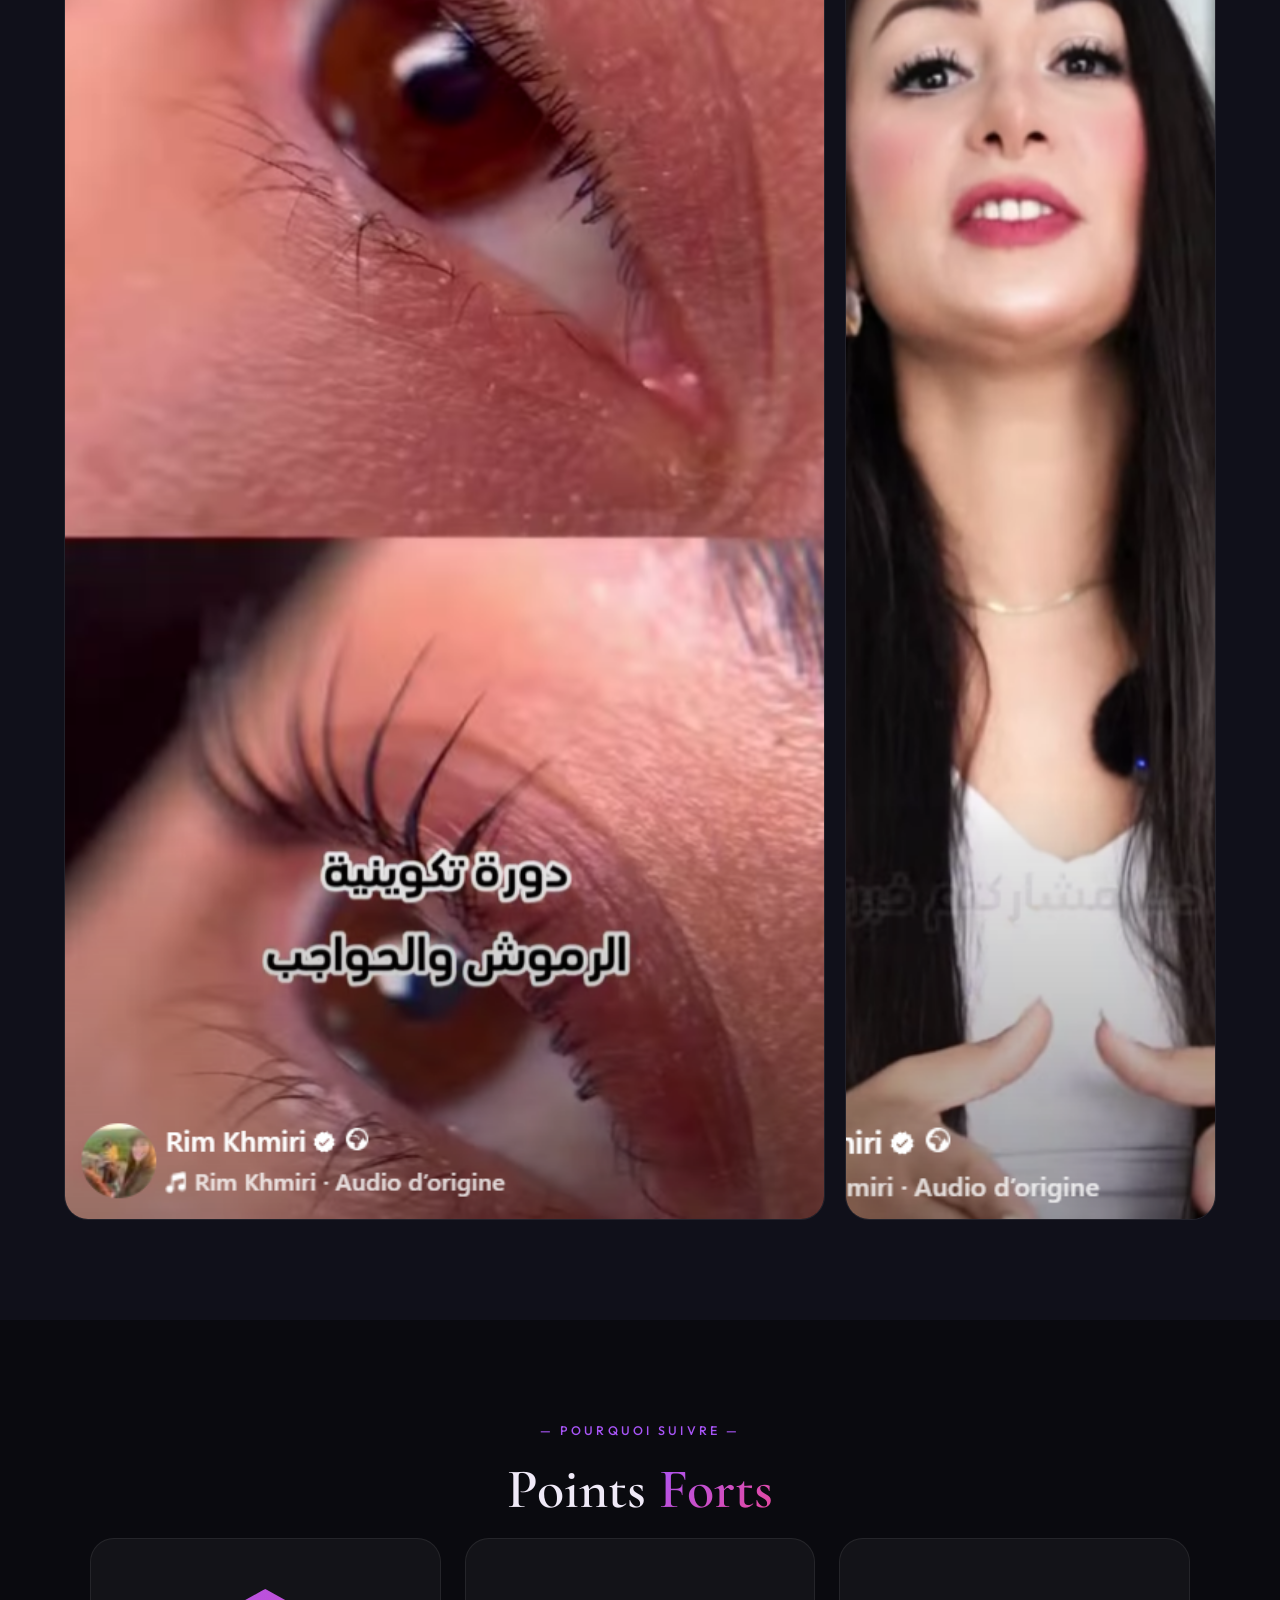
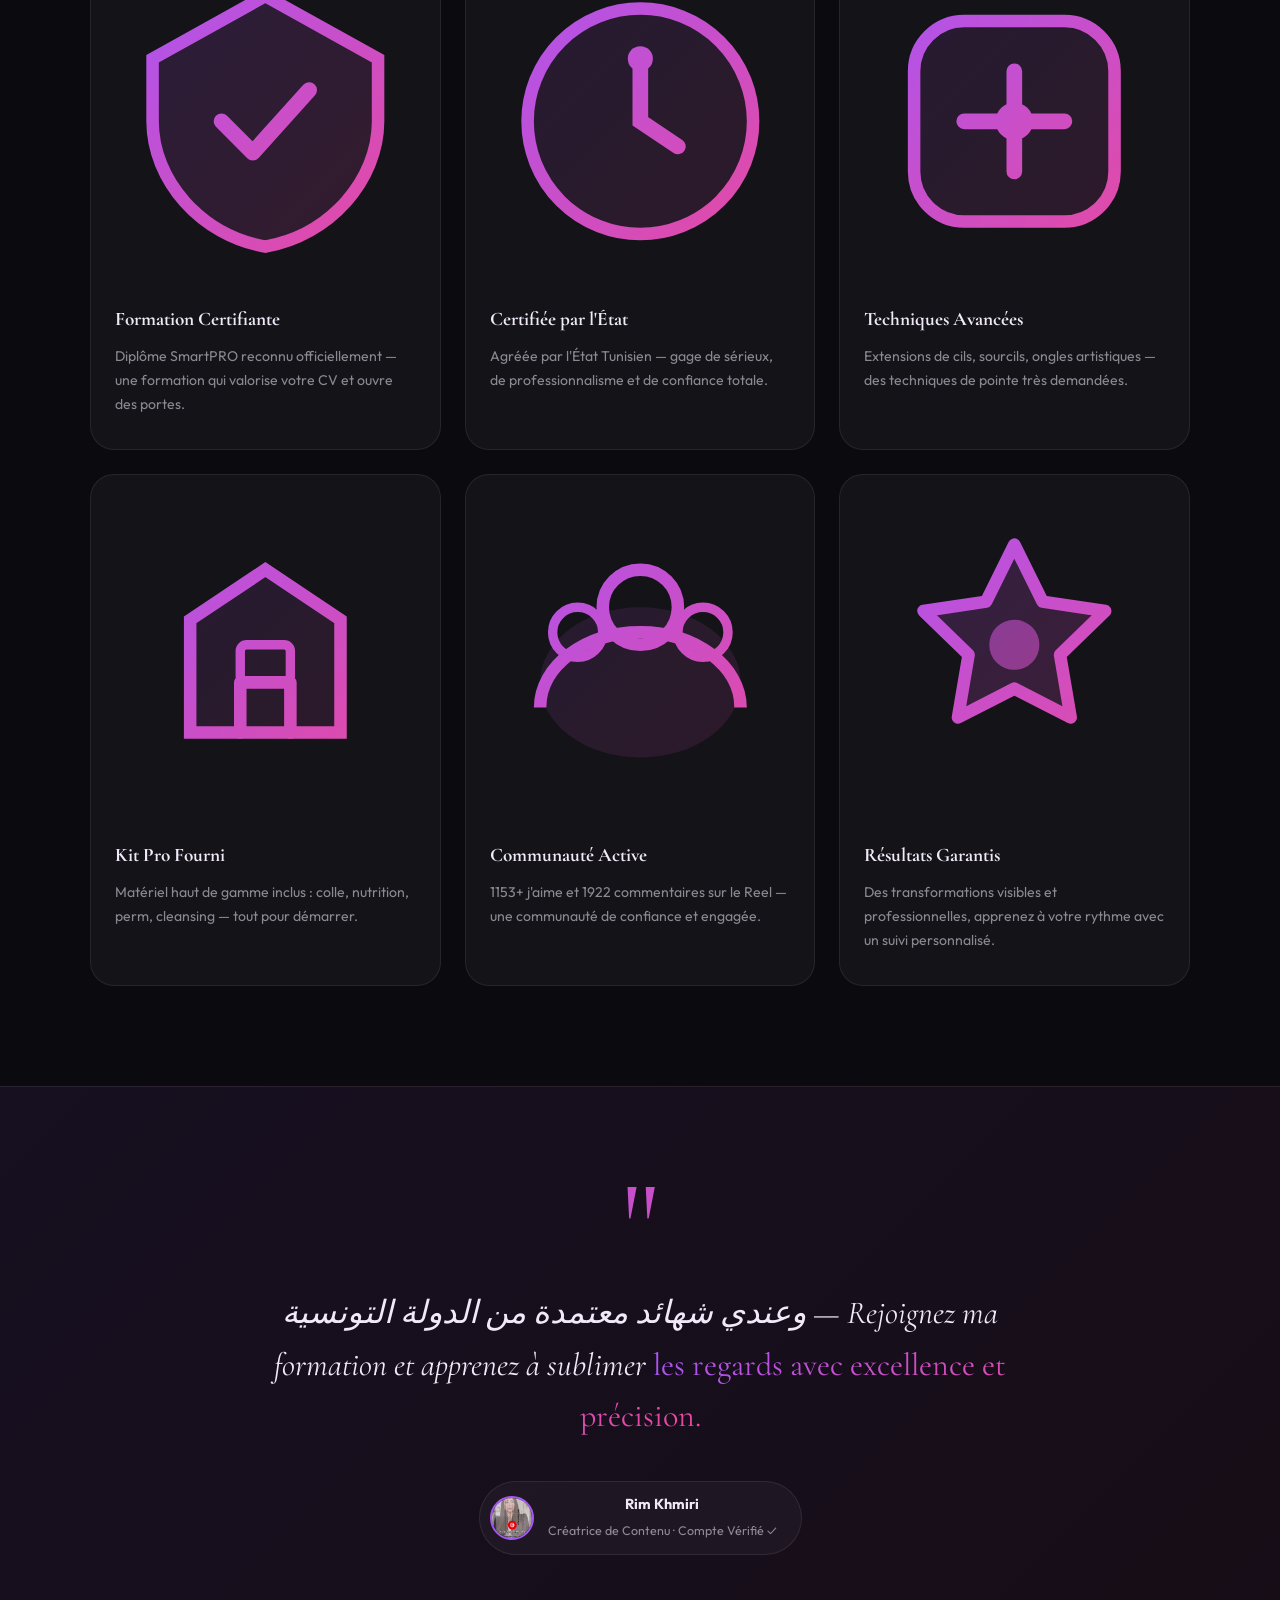
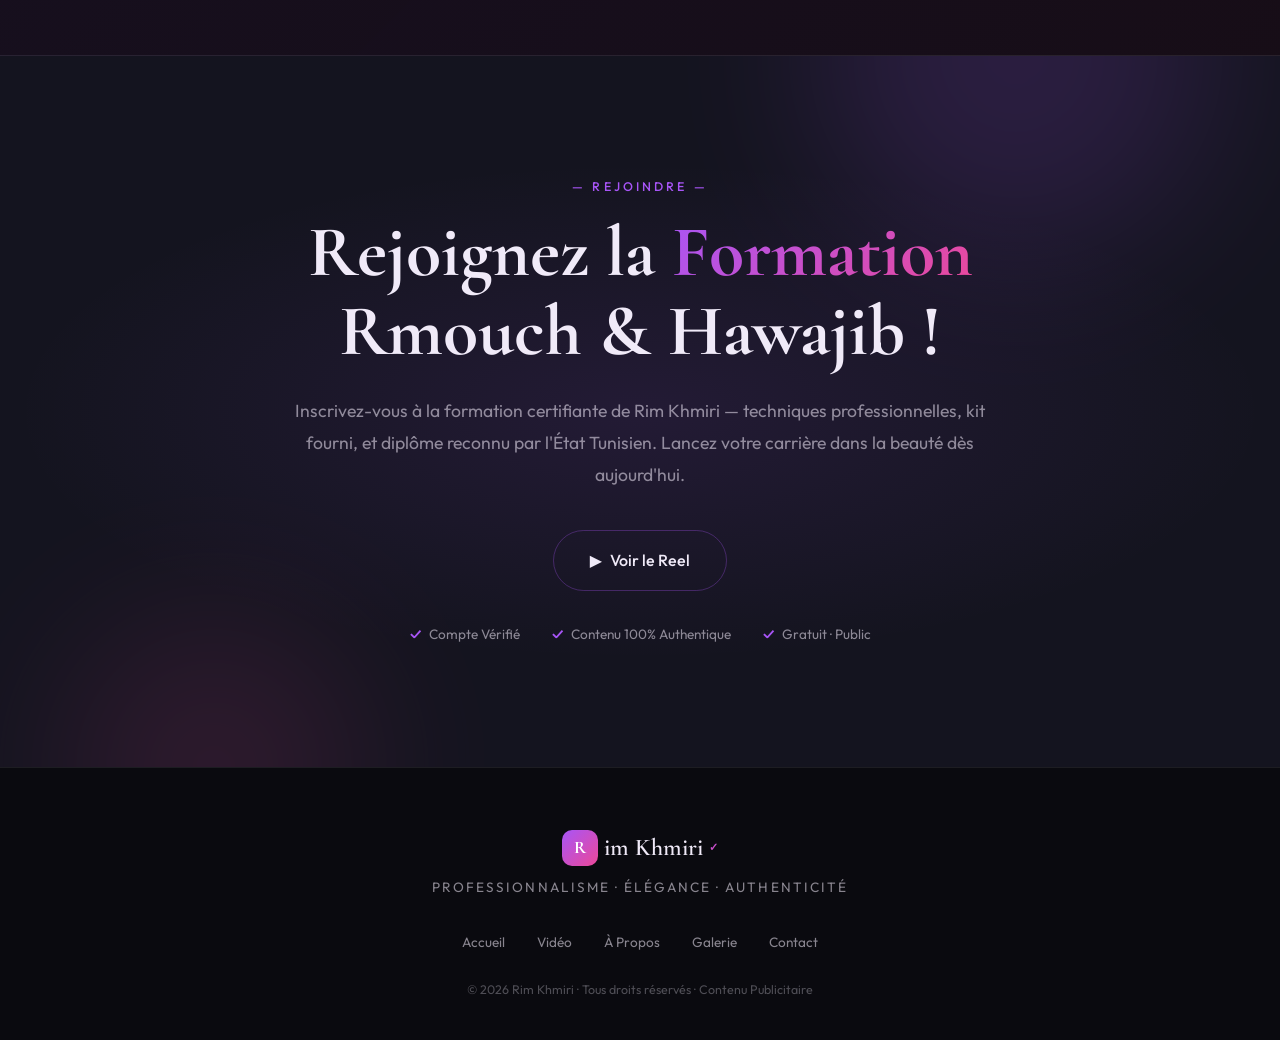
<file: rym/index.html>
<!DOCTYPE html>
<html lang="fr">

<head>
    <meta charset="UTF-8" />
    <meta name="viewport" content="width=device-width, initial-scale=1.0" />
    <title>Rim Khmiri — Professionnalisme & Élégance Moderne</title>
    <meta name="description"
        content="Découvrez comment transformer votre image professionnelle avec confiance et authenticité. Rejoignez la communauté d'excellence de Rim Khmiri." />
    <link rel="preconnect" href="https://fonts.googleapis.com" />
    <link rel="preconnect" href="https://fonts.gstatic.com" crossorigin />
    <link
        href="https://fonts.googleapis.com/css2?family=Cormorant+Garamond:ital,wght@0,300;0,400;0,600;0,700;1,300;1,400&family=Outfit:wght@300;400;500;600;700&display=swap"
        rel="stylesheet" />
    <link rel="stylesheet" href="style.css" />

    <!-- Facebook SDK -->
    <script>
        window.fbAsyncInit = function () {
            FB.init({ xfbml: true, version: 'v19.0' });
        };
        (function (d, s, id) {
            var js, fjs = d.getElementsByTagName(s)[0];
            if (d.getElementById(id)) return;
            js = d.createElement(s); js.id = id;
            js.src = 'https://connect.facebook.net/fr_FR/sdk.js';
            fjs.parentNode.insertBefore(js, fjs);
        }(document, 'script', 'facebook-jssdk'));
    </script>
</head>

<body>

    <!-- Facebook Root (requis par le SDK) -->
    <div id="fb-root"></div>

    <!-- ═══════════════════════════════ CURSOR ═══════════════════════════════ -->
    <div class="cursor" id="cursor"></div>
    <div class="cursor-follower" id="cursorFollower"></div>

    <!-- ═══════════════════════════════ PARTICLES ════════════════════════════ -->
    <canvas id="particleCanvas"></canvas>

    <!-- ═══════════════════════════════ NAV ══════════════════════════════════ -->
    <nav id="navbar">
        <div class="nav-inner">
            <div class="nav-logo">
                <span class="logo-letter">R</span>
                <span class="logo-text">im Khmiri</span>
                <span class="verified-badge" title="Compte vérifié">✓</span>
            </div>
            <ul class="nav-links">
                <li><a href="#hero" class="nav-link" data-i18n="nav_home">Accueil</a></li>
                <li><a href="#about" class="nav-link" data-i18n="nav_about">À Propos</a></li>
                <li><a href="#gallery" class="nav-link" data-i18n="nav_gallery">Galerie</a></li>
                <li><a href="#cta" class="nav-link" data-i18n="nav_contact">Contact</a></li>
            </ul>
            <div class="nav-controls">
                <!-- Sélecteur de langue -->
                <div class="lang-switcher">
                    <button class="lang-btn active" data-lang="fr" onclick="setLang('fr')">FR</button>
                    <button class="lang-btn" data-lang="en" onclick="setLang('en')">EN</button>
                </div>
                <!-- Toggle thème -->
                <button class="theme-toggle" id="themeToggle" onclick="toggleTheme()" title="Changer le thème">
                    <span class="theme-icon">☀️</span>
                </button>
                <a href="#cta" class="nav-cta-btn" data-i18n="nav_cta">Me Rejoindre</a>
            </div>
        </div>
    </nav>

    <!-- ═══════════════════════════════ HERO ══════════════════════════════════ -->
    <section id="hero">
        <div class="hero-bg-overlay"></div>

        <!-- Floating geometric orbs -->
        <div class="orb orb-1"></div>
        <div class="orb orb-2"></div>
        <div class="orb orb-3"></div>

        <div class="hero-content">
            <div class="hero-left" data-aos="fade-right">
                <div class="creator-pill">
                    <span class="creator-avatar-wrap">
                        <img src="images/profile.png" alt="Rim Khmiri" class="creator-avatar"
                            onerror="this.style.display='none'; this.nextElementSibling.style.display='flex';" />
                        <span class="creator-avatar-fallback">RK</span>
                    </span>
                    <span>Rim Khmiri</span>
                    <span class="verified-check">✓</span>
                </div>

                <h1 class="hero-title">
                    <span class="title-line" data-i18n="hero_title1">Formation</span>
                    <span class="title-line accent-text">Rmouch &amp; Hawajib</span>
                    <span class="title-line" data-i18n="hero_title3">Certifiée 🇹🇳</span>
                </h1>

                <p class="hero-subtitle" data-i18n="hero_subtitle">
                    Spécialiste certifiée par l'État Tunisien · Extensions cils &amp; sourcils<br />
                    Rejoignez la formation et maîtrisez les techniques professionnelles.
                </p>

                <div class="hero-stats">
                    <div class="stat-item">
                        <span class="stat-number" data-target="1153">0</span>
                        <span class="stat-label">J'aime</span>
                    </div>
                    <div class="stat-divider"></div>
                    <div class="stat-item">
                        <span class="stat-number" data-target="1922">0</span>
                        <span class="stat-label">Commentaires</span>
                    </div>
                    <div class="stat-divider"></div>
                    <div class="stat-item">
                        <span class="stat-number">38<small>s</small></span>
                        <span class="stat-label">Reel</span>
                    </div>
                </div>

                <div class="hero-actions">
                    <a href="#video-section" class="btn-primary" id="watchBtn">
                        <span class="btn-icon">▶</span> <span data-i18n="hero_cta_video">Voir le Reel</span>
                    </a>
                    <a href="#cta" class="btn-ghost" data-i18n="hero_cta_form">S'inscrire à la Formation →</a>
                </div>
            </div>

            <div class="hero-right" data-aos="fade-left">
                <div class="hero-image-frame">
                    <div class="frame-glow"></div>
                    <img src="images/rim_portrait.png" alt="Rim Khmiri - Spécialiste Rmouch & Hawajib"
                        class="hero-main-img" />
                    <div class="hero-img-caption">
                        <span>🎬 Reel Facebook · Rim Khmiri ✓</span>
                    </div>
                    <!-- Floating badges -->
                    <div class="float-badge badge-top">
                        <span>🇹🇳</span> Certifiée État Tunisien
                    </div>
                    <div class="float-badge badge-bottom">
                        <span>✨</span> Rmouch &amp; Hawajib
                    </div>
                </div>
            </div>
        </div>

        <div class="scroll-indicator">
            <span>Défiler</span>
            <div class="scroll-line"></div>
        </div>
    </section>

    <!-- ═══════════════════════════════ VIDEO ════════════════════════════════ -->
    <section id="video-section">
        <div class="section-label" data-i18n="vid_label">— Vidéo Principale —</div>
        <h2 class="section-title"><span data-i18n="vid_title">Le Reel</span> <span class="accent-text"
                data-i18n="vid_title2">Original</span></h2>
        <p class="section-subtitle" data-i18n="vid_sub">38 secondes d'élégance, de confiance et de professionnalisme
            authentique</p>

        <!-- Wrapper premium pour l'iframe Facebook officiel -->
        <div class="fb-iframe-wrap" id="videoContainer">

            <div class="fb-iframe-header">
                <span class="reel-fb-icon">f</span>
                <span>Facebook Reel &middot; Rim Khmiri</span>
                <span class="reel-verified">✓</span>
            </div>

            <iframe
                src="https://www.facebook.com/plugins/video.php?height=476&href=https%3A%2F%2Fwww.facebook.com%2Freel%2F2227693121095472%2F&show_text=true&width=267&t=0"
                width="267" height="591" title="Reel Facebook — Rim Khmiri, Rmouch &amp; Hawajib"
                class="fb-iframe-player" scrolling="no" frameborder="0" allowfullscreen="true"
                allow="autoplay; clipboard-write; encrypted-media; picture-in-picture; web-share">
            </iframe>


        </div>


        <div class="video-features">
            <div class="vf-item">
                <div class="vf-icon">📱</div>
                <span>Format 9:16 Mobile</span>
            </div>
            <div class="vf-item">
                <div class="vf-icon">🎬</div>
                <span>1080p HD</span>
            </div>
            <div class="vf-item">
                <div class="vf-icon">🔊</div>
                <span>Audio Original</span>
            </div>
            <div class="vf-item">
                <div class="vf-icon">⚡</div>
                <span>Chargement &lt; 3s</span>
            </div>
        </div>
    </section>

    <!-- ═══════════════════════════════ ABOUT ════════════════════════════════ -->
    <section id="about">
        <div class="about-inner">
            <div class="about-image-col" data-aos="fade-right">
                <div class="about-img-wrap">
                    <img src="images/rim_portrait.png" alt="Rim Khmiri - Spécialiste Beauté" class="about-img" />
                    <div class="about-img-ring"></div>
                    <div class="social-badge">
                        <span>f</span>
                        <div class="social-info">
                            <strong>Rim Khmiri</strong>
                            <small data-i18n="about_verified">Compte Vérifié ✓</small>
                        </div>
                    </div>
                </div>
            </div>

            <div class="about-text-col" data-aos="fade-left">
                <div class="section-label" data-i18n="about_label">— À Propos —</div>
                <h2 class="section-title"><span data-i18n="about_title">Artiste Du</span> <span
                        class="accent-text">Détail</span></h2>
                <p class="about-description" data-i18n="about_desc1">
                    Rim Khmiri est une spécialiste certifiée par l'État Tunisien dans les soins esthétiques des cils et
                    sourcils. Avec une maîtrise professionnelle des techniques d'extension et de mise en forme, elle
                    forme la
                    nouvelle génération d'esthéticiennes.
                </p>
                <p class="about-description" data-i18n="about_desc2">
                    Titulaire de son diplôme <strong>SmartPRO — Certificat de Formation Professionnelle</strong>, elle
                    propose des formations certifiantes en: extension de cils, teinture &amp; laminage de sourcils.
                </p>

                <div class="about-tags">
                    <span class="tag">💅 Experte Ongles</span>
                    <span class="tag">✏️ Sourcils / Hawajib</span>
                    <span class="tag">👁️ Extensions Cils</span>
                    <span class="tag">🎓 Formation Certifiante</span>
                    <span class="tag">🇹🇳 Certifiée Tunisie</span>
                </div>

                <div class="about-highlights">
                    <div class="highlight-item">
                        <div class="h-icon">🏆</div>
                        <div>
                            <strong>Diplôme SmartPRO</strong>
                            <small>Certificat de Formation Professionnelle officiel</small>
                        </div>
                    </div>
                    <div class="highlight-item">
                        <div class="h-icon">🇹🇳</div>
                        <div>
                            <strong>Certifiée par l'État</strong>
                            <small>Attestation officielle Tunisie reconnue</small>
                        </div>
                    </div>
                    <div class="highlight-item">
                        <div class="h-icon">📦</div>
                        <div>
                            <strong>Kit Professionnel Fourni</strong>
                            <small>Matériel haut de gamme inclus dans la formation</small>
                        </div>
                    </div>
                </div>
            </div>
        </div>
    </section>

    <!-- ═══════════════════════════════ GALLERY ═══════════════════════════════ -->
    <section id="gallery">
        <div class="section-label" data-i18n="gal_label">— Galerie —</div>
        <h2 class="section-title"><span data-i18n="gal_title">Moments</span> <span class="accent-text"
                data-i18n="gal_title2">Clés</span></h2>
        <p class="section-subtitle" data-i18n="gal_sub">Visuel, authenticité et impact — captures de l'essence du
            contenu de Rim Khmiri</p>

        <div class="gallery-grid">
            <!-- Grande carte — Portrait principal -->
            <div class="gallery-card card-large" data-aos="zoom-in">
                <img src="images/rim_portrait.png" alt="Rim Khmiri - Portrait Professionnel" class="gallery-img" />
                <div class="gallery-overlay">
                    <span class="gallery-tag">🎬 Portrait Principal</span>
                    <h3>Rim Khmiri — Experte</h3>
                    <p>Spécialiste certifiée Rmouch &amp; Hawajib</p>
                </div>
            </div>

            <!-- Teinture sourcils (تمديد الحاجب) -->
            <div class="gallery-card" data-aos="zoom-in" data-aos-delay="100">
                <img src="images/rim_eyebrow.png" alt="Teinture & Extension Sourcils" class="gallery-img" />
                <div class="gallery-overlay">
                    <span class="gallery-tag">✏️ تمديد الحاجب</span>
                    <h3>Extension Sourcils</h3>
                </div>
            </div>

            <!-- Produits professionnels -->
            <div class="gallery-card" data-aos="zoom-in" data-aos-delay="200">
                <img src="images/rim_products.png" alt="Kit Professionnel Beauté" class="gallery-img" />
                <div class="gallery-overlay">
                    <span class="gallery-tag"> Kit Pro</span>
                    <h3>Matériel Professionnel</h3>
                </div>
            </div>

            <!-- Avant/Après cils + sourcils -->
            <div class="gallery-card card-wide" data-aos="zoom-in" data-aos-delay="300">
                <img src="images/rim_lashes.png" alt="Résultats Rmouch & Hawajib" class="gallery-img" />
                <div class="gallery-overlay">
                    <span class="gallery-tag">👁️ دورة تكوينية</span>
                    <h3>Formation Rmouch &amp; Hawajib</h3>
                    <p>Résultats professionnels garantis</p>
                </div>
            </div>

            <!-- Certificat diplôme -->
            <div class="gallery-card" data-aos="zoom-in" data-aos-delay="400">
                <img src="images/rim_certificate.png" alt="Diplôme SmartPRO - Certifié Tunisie" class="gallery-img" />
                <div class="gallery-overlay">
                    <span class="gallery-tag">🏅 Diplôme Officiel</span>
                    <h3>Certifiée SmartPRO</h3>
                    <p>🇹🇳 Agréée par l'État Tunisien</p>
                </div>
            </div>
        </div>
    </section>

    <!-- ═══════════════════════════════ FEATURES ════════════════════════════ -->
    <section id="features">
        <div class="section-label" data-i18n="feat_label">— Pourquoi Suivre —</div>
        <h2 class="section-title"><span data-i18n="feat_title">Points</span> <span class="accent-text"
                data-i18n="feat_title2">Forts</span></h2>

        <div class="features-grid">
            <div class="feature-card" data-aos="fade-up">
                <div class="feature-icon">
                    <svg viewBox="0 0 48 48" fill="none" xmlns="http://www.w3.org/2000/svg">
                        <defs>
                            <linearGradient id="g1" x1="0" y1="0" x2="48" y2="48" gradientUnits="userSpaceOnUse">
                                <stop stop-color="#a855f7" />
                                <stop offset="1" stop-color="#ec4899" />
                            </linearGradient>
                        </defs>
                        <path d="M24 4L6 14v10c0 9.4 7.7 18.2 18 20 10.3-1.8 18-10.6 18-20V14L24 4z" fill="url(#g1)"
                            opacity=".15" />
                        <path d="M24 4L6 14v10c0 9.4 7.7 18.2 18 20 10.3-1.8 18-10.6 18-20V14L24 4z" stroke="url(#g1)"
                            stroke-width="2" fill="none" />
                        <path d="M17 24l5 5 9-10" stroke="url(#g1)" stroke-width="2.5" stroke-linecap="round"
                            stroke-linejoin="round" />
                    </svg>
                </div>
                <h3>Formation Certifiante</h3>
                <p>Diplôme SmartPRO reconnu officiellement — une formation qui valorise votre CV et ouvre des portes.
                </p>
            </div>
            <div class="feature-card" data-aos="fade-up" data-aos-delay="100">
                <div class="feature-icon">
                    <svg viewBox="0 0 48 48" fill="none" xmlns="http://www.w3.org/2000/svg">
                        <defs>
                            <linearGradient id="g2" x1="0" y1="0" x2="48" y2="48" gradientUnits="userSpaceOnUse">
                                <stop stop-color="#a855f7" />
                                <stop offset="1" stop-color="#ec4899" />
                            </linearGradient>
                        </defs>
                        <circle cx="24" cy="24" r="18" fill="url(#g2)" opacity=".12" />
                        <circle cx="24" cy="24" r="18" stroke="url(#g2)" stroke-width="2" fill="none" />
                        <path d="M24 14v10l6 4" stroke="url(#g2)" stroke-width="2.5" stroke-linecap="round" />
                        <circle cx="24" cy="14" r="2" fill="url(#g2)" />
                    </svg>
                </div>
                <h3>Certifiée par l'État</h3>
                <p>Agréée par l'État Tunisien — gage de sérieux, de professionnalisme et de confiance totale.</p>
            </div>
            <div class="feature-card" data-aos="fade-up" data-aos-delay="200">
                <div class="feature-icon">
                    <svg viewBox="0 0 48 48" fill="none" xmlns="http://www.w3.org/2000/svg">
                        <defs>
                            <linearGradient id="g3" x1="0" y1="0" x2="48" y2="48" gradientUnits="userSpaceOnUse">
                                <stop stop-color="#a855f7" />
                                <stop offset="1" stop-color="#ec4899" />
                            </linearGradient>
                        </defs>
                        <rect x="8" y="8" width="32" height="32" rx="8" fill="url(#g3)" opacity=".12" />
                        <rect x="8" y="8" width="32" height="32" rx="8" stroke="url(#g3)" stroke-width="2"
                            fill="none" />
                        <path d="M16 24h6M26 24h6M24 16v6M24 26v6" stroke="url(#g3)" stroke-width="2.5"
                            stroke-linecap="round" />
                        <circle cx="24" cy="24" r="3" fill="url(#g3)" />
                    </svg>
                </div>
                <h3>Techniques Avancées</h3>
                <p>Extensions de cils, sourcils, ongles artistiques — des techniques de pointe très demandées.</p>
            </div>
            <div class="feature-card" data-aos="fade-up" data-aos-delay="300">
                <div class="feature-icon">
                    <svg viewBox="0 0 48 48" fill="none" xmlns="http://www.w3.org/2000/svg">
                        <defs>
                            <linearGradient id="g4" x1="0" y1="0" x2="48" y2="48" gradientUnits="userSpaceOnUse">
                                <stop stop-color="#a855f7" />
                                <stop offset="1" stop-color="#ec4899" />
                            </linearGradient>
                        </defs>
                        <path d="M12 36V18l12-8 12 8v18H12z" fill="url(#g4)" opacity=".12" />
                        <path d="M12 36V18l12-8 12 8v18H12z" stroke="url(#g4)" stroke-width="2" fill="none" />
                        <path d="M20 36v-8h8v8" stroke="url(#g4)" stroke-width="2" stroke-linecap="round"
                            stroke-linejoin="round" />
                        <rect x="20" y="22" width="8" height="6" rx="1" stroke="url(#g4)" stroke-width="1.5"
                            fill="none" />
                    </svg>
                </div>
                <h3>Kit Pro Fourni</h3>
                <p>Matériel haut de gamme inclus : colle, nutrition, perm, cleansing — tout pour démarrer.</p>
            </div>
            <div class="feature-card" data-aos="fade-up" data-aos-delay="400">
                <div class="feature-icon">
                    <svg viewBox="0 0 48 48" fill="none" xmlns="http://www.w3.org/2000/svg">
                        <defs>
                            <linearGradient id="g5" x1="0" y1="0" x2="48" y2="48" gradientUnits="userSpaceOnUse">
                                <stop stop-color="#a855f7" />
                                <stop offset="1" stop-color="#ec4899" />
                            </linearGradient>
                        </defs>
                        <ellipse cx="24" cy="28" rx="16" ry="12" fill="url(#g5)" opacity=".12" />
                        <path d="M8 32c0-6.6 7.2-12 16-12s16 5.4 16 12" stroke="url(#g5)" stroke-width="2"
                            fill="none" />
                        <circle cx="24" cy="16" r="6" stroke="url(#g5)" stroke-width="2" fill="none" />
                        <circle cx="14" cy="20" r="4" stroke="url(#g5)" stroke-width="1.5" fill="none" />
                        <circle cx="34" cy="20" r="4" stroke="url(#g5)" stroke-width="1.5" fill="none" />
                    </svg>
                </div>
                <h3>Communauté Active</h3>
                <p>1153+ j'aime et 1922 commentaires sur le Reel — une communauté de confiance et engagée.</p>
            </div>
            <div class="feature-card" data-aos="fade-up" data-aos-delay="500">
                <div class="feature-icon">
                    <svg viewBox="0 0 48 48" fill="none" xmlns="http://www.w3.org/2000/svg">
                        <defs>
                            <linearGradient id="g6" x1="0" y1="0" x2="48" y2="48" gradientUnits="userSpaceOnUse">
                                <stop stop-color="#a855f7" />
                                <stop offset="1" stop-color="#ec4899" />
                            </linearGradient>
                        </defs>
                        <path d="M24 6l4.5 9.1 10 1.5-7.2 7 1.7 10L24 29l-9 4.6 1.7-10-7.2-7 10-1.5L24 6z"
                            fill="url(#g6)" opacity=".2" />
                        <path d="M24 6l4.5 9.1 10 1.5-7.2 7 1.7 10L24 29l-9 4.6 1.7-10-7.2-7 10-1.5L24 6z"
                            stroke="url(#g6)" stroke-width="2" stroke-linejoin="round" fill="none" />
                        <circle cx="24" cy="22" r="4" fill="url(#g6)" opacity=".6" />
                    </svg>
                </div>
                <h3>Résultats Garantis</h3>
                <p>Des transformations visibles et professionnelles, apprenez à votre rythme avec un suivi personnalisé.
                </p>
            </div>
        </div>
    </section>

    <!-- ═══════════════════════════════ TESTIMONIAL ══════════════════════════ -->
    <section id="testimonial">
        <div class="testimonial-inner">
            <div class="big-quote">"</div>
            <blockquote>
                وعندي شهائد معتمدة من الدولة التونسية —
                Rejoignez ma formation et apprenez à sublimer
                <em>les regards avec excellence et précision.</em>
            </blockquote>
            <div class="testimonial-author">
                <img src="images/rim_portrait.png" alt="Rim Khmiri" class="t-avatar" />
                <span class="t-avatar-fallback">RK</span>
                <div>
                    <strong>Rim Khmiri</strong>
                    <small>Créatrice de Contenu · Compte Vérifié ✓</small>
                </div>
            </div>
        </div>
    </section>

    <!-- ═══════════════════════════════ CTA ══════════════════════════════════ -->
    <section id="cta">
        <div class="cta-bg-shape"></div>
        <div class="orb orb-cta-1"></div>
        <div class="orb orb-cta-2"></div>

        <div class="cta-content" data-aos="fade-up">
            <div class="section-label" data-i18n="cta_label">— Rejoindre —</div>
            <h2 class="cta-title"><span data-i18n="cta_title">Rejoignez la</span> <span class="accent-text"
                    data-i18n="cta_title2">Formation</span><br /><span data-i18n="cta_title3">Rmouch &amp; Hawajib
                    !</span></h2>
            <p class="cta-description" data-i18n="cta_desc">
                Inscrivez-vous à la formation certifiante de Rim Khmiri — techniques professionnelles, kit fourni,
                et diplôme reconnu par l'État Tunisien. Lancez votre carrière dans la beauté dès aujourd'hui.
            </p>

            <div class="cta-actions">
                <a href="#video-section" class="btn-cta-ghost">
                    ▶ <span data-i18n="cta_btn">Voir le Reel</span>
                </a>
            </div>

            <div class="cta-trust-row">
                <div class="trust-item"><span>✓</span> Compte Vérifié</div>
                <div class="trust-item"><span>✓</span> Contenu 100% Authentique</div>
                <div class="trust-item"><span>✓</span> Gratuit · Public</div>
            </div>
        </div>
    </section>

    <!-- ═══════════════════════════════ FOOTER ════════════════════════════════ -->
    <footer>
        <div class="footer-inner">
            <div class="footer-logo">
                <span class="logo-letter">R</span>
                <span>im Khmiri</span>
                <span class="verified-badge">✓</span>
            </div>
            <p class="footer-tagline">Professionnalisme · Élégance · Authenticité</p>
            <div class="footer-links">
                <a href="#hero">Accueil</a>
                <a href="#video-section">Vidéo</a>
                <a href="#about">À Propos</a>
                <a href="#gallery">Galerie</a>
                <a href="#cta">Contact</a>
            </div>

            <p class="footer-copy">© 2026 Rim Khmiri · Tous droits réservés · Contenu Publicitaire</p>
        </div>
    </footer>

    <script src="script.js"></script>
</body>

</html>
</file>
<file: rim2/style.css>
/* ========== RESET & VARIABLES ========== */
*, *::before, *::after { margin: 0; padding: 0; box-sizing: border-box; }

:root {
  --pink:       #f4a7c0;
  --pink-deep:  #e07299;
  --pink-light: #fce4ec;
  --pink-pale:  #fff0f5;
  --beige:      #f8f0ea;
  --beige-dark: #e8d5c4;
  --white:      #ffffff;
  --text-dark:  #2d1a24;
  --text-mid:   #6b4c5e;
  --text-light: #b08090;
  --shadow:     0 8px 40px rgba(224,114,153,.15);
  --shadow-lg:  0 20px 60px rgba(224,114,153,.22);
  --radius:     18px;
  --radius-sm:  10px;
  --transition: .35s cubic-bezier(.4,0,.2,1);
}

html { scroll-behavior: smooth; }

body {
  font-family: 'Poppins', 'Tajawal', sans-serif;
  color: var(--text-dark);
  background: var(--white);
  overflow-x: hidden;
}

body.ar { font-family: 'Tajawal', sans-serif; direction: rtl; }

a { text-decoration: none; color: inherit; }
img { max-width: 100%; display: block; }
.container { max-width: 1200px; margin: 0 auto; padding: 0 1.5rem; }

/* ========== SCROLLBAR ========== */
::-webkit-scrollbar { width: 6px; }
::-webkit-scrollbar-track { background: var(--pink-pale); }
::-webkit-scrollbar-thumb { background: var(--pink); border-radius: 99px; }

/* ========== BUTTONS ========== */
.btn {
  display: inline-flex; align-items: center; gap: .55rem;
  padding: .85rem 2rem; border-radius: 50px; font-weight: 600;
  font-size: .95rem; cursor: pointer; transition: var(--transition);
  border: none; white-space: nowrap;
}
.btn-primary {
  background: linear-gradient(135deg, var(--pink-deep), var(--pink));
  color: var(--white);
  box-shadow: 0 6px 24px rgba(224,114,153,.45);
}
.btn-primary:hover { transform: translateY(-3px); box-shadow: 0 10px 30px rgba(224,114,153,.55); }
.btn-whatsapp {
  background: #25d366; color: var(--white);
  box-shadow: 0 6px 24px rgba(37,211,102,.35);
}
.btn-whatsapp:hover { transform: translateY(-3px); background: #1db954; }
.btn-white {
  background: var(--white); color: var(--pink-deep);
  box-shadow: 0 4px 20px rgba(0,0,0,.12);
}
.btn-white:hover { transform: translateY(-3px); box-shadow: var(--shadow); }

/* ========== NAVBAR ========== */
.navbar {
  position: fixed; top: 0; left: 0; width: 100%; z-index: 1000;
  padding: 1rem 0;
  background: rgba(255,255,255,.88);
  backdrop-filter: blur(16px);
  border-bottom: 1px solid rgba(244,167,192,.18);
  transition: var(--transition);
}
.navbar.scrolled {
  padding: .6rem 0;
  box-shadow: 0 4px 30px rgba(224,114,153,.12);
}
.nav-container {
  display: flex; align-items: center; justify-content: space-between;
  max-width: 1200px; margin: 0 auto; padding: 0 1.5rem;
}
.logo {
  display: flex; align-items: center; gap: .5rem;
  font-family: 'Playfair Display', serif; font-size: 1.5rem;
  color: var(--pink-deep); font-weight: 700;
}
.logo-icon { color: var(--pink); animation: pulse 2.5s ease-in-out infinite; }
@keyframes pulse { 0%,100%{transform:scale(1);opacity:1} 50%{transform:scale(1.3);opacity:.7} }

.nav-links {
  display: flex; gap: 2rem; list-style: none;
}
.nav-links a {
  font-size: .9rem; font-weight: 500; color: var(--text-mid);
  position: relative; transition: color var(--transition);
}
.nav-links a::after {
  content: ''; position: absolute; bottom: -3px; left: 0; width: 0; height: 2px;
  background: var(--pink-deep); border-radius: 99px; transition: width var(--transition);
}
.nav-links a:hover { color: var(--pink-deep); }
.nav-links a:hover::after { width: 100%; }

.nav-actions { display: flex; align-items: center; gap: 1rem; }
.lang-btn {
  background: linear-gradient(135deg, var(--pink-light), var(--pink-pale));
  color: var(--pink-deep); border: 1.5px solid var(--pink);
  padding: .4rem 1rem; border-radius: 50px; font-weight: 600;
  cursor: pointer; font-size: .85rem; transition: var(--transition);
}
.lang-btn:hover { background: var(--pink); color: var(--white); }

.hamburger {
  display: none; flex-direction: column; gap: 5px; padding: 6px;
  background: none; border: none; cursor: pointer;
}
.hamburger span {
  display: block; width: 24px; height: 2px;
  background: var(--pink-deep); border-radius: 99px; transition: var(--transition);
}

/* ========== HERO ========== */
.hero {
  position: relative; min-height: 100vh;
  display: flex; align-items: center; justify-content: center;
  overflow: hidden;
}
.hero-bg {
  position: absolute; inset: 0;
  background: linear-gradient(135deg, #ffe6f0 0%, #fff5f8 40%, #ffeedd 100%);
}
.hero-img {
  position: absolute; inset: 0; width: 100%; height: 100%;
  object-fit: cover; opacity: .25;
}
.hero-overlay {
  position: absolute; inset: 0;
  background: linear-gradient(135deg, rgba(252,220,235,.7) 0%, rgba(255,240,250,.5) 50%, rgba(248,238,230,.6) 100%);
}
.hero-particles {
  position: absolute; inset: 0; pointer-events: none; overflow: hidden;
}
.particle {
  position: absolute; border-radius: 50%;
  background: radial-gradient(circle, var(--pink) 0%, transparent 70%);
  animation: floatP linear infinite;
  opacity: .35;
}
@keyframes floatP {
  0% { transform: translateY(100vh) scale(0); opacity: 0; }
  10% { opacity: .35; }
  90% { opacity: .35; }
  100% { transform: translateY(-10vh) scale(1); opacity: 0; }
}

.hero-content {
  position: relative; z-index: 2; text-align: center;
  padding: 8rem 1.5rem 4rem; max-width: 780px; margin: 0 auto;
}
.hero-badge {
  display: inline-block; background: rgba(244,167,192,.2);
  border: 1px solid rgba(244,167,192,.5); backdrop-filter: blur(8px);
  color: var(--pink-deep); padding: .45rem 1.4rem; border-radius: 50px;
  font-size: .8rem; font-weight: 600; letter-spacing: .08em;
  margin-bottom: 1.8rem; animation: slideDown .8s ease both;
}
@keyframes slideDown { from{opacity:0;transform:translateY(-20px)} to{opacity:1;transform:none} }

.hero-title {
  font-family: 'Playfair Display', serif;
  font-size: clamp(2.4rem, 6vw, 4.2rem);
  font-weight: 700; line-height: 1.1; margin-bottom: 1.4rem;
  animation: fadeUp .9s .1s ease both;
}
.hero-title .line1 {
  display: block;
  background: linear-gradient(135deg, var(--pink-deep), #c0566e);
  -webkit-background-clip: text; -webkit-text-fill-color: transparent;
  background-clip: text;
}
.hero-title .line2 { display: block; color: var(--text-dark); }

.hero-sub {
  font-size: 1.1rem; color: var(--text-mid); line-height: 1.75;
  margin-bottom: 2.4rem; animation: fadeUp .9s .2s ease both;
}
@keyframes fadeUp { from{opacity:0;transform:translateY(28px)} to{opacity:1;transform:none} }

.hero-btns {
  display: flex; gap: 1rem; justify-content: center; flex-wrap: wrap;
  margin-bottom: 3rem; animation: fadeUp .9s .3s ease both;
}
.hero-stats {
  display: flex; align-items: center; justify-content: center; gap: 1.5rem;
  animation: fadeUp .9s .45s ease both;
}
.stat { text-align: center; }
.stat-num {
  display: block; font-size: 1.7rem; font-weight: 700;
  color: var(--pink-deep); font-family: 'Playfair Display', serif;
}
.stat-label { font-size: .8rem; color: var(--text-mid); font-weight: 500; }
.stat-sep { width: 1px; height: 40px; background: var(--pink); opacity: .4; }

.hero-scroll {
  position: absolute; bottom: 2rem; left: 50%; transform: translateX(-50%);
  display: flex; flex-direction: column; align-items: center; gap: .5rem;
  color: var(--text-light); font-size: .75rem; letter-spacing: .1em;
  animation: bounce 2s ease-in-out infinite;
}
.scroll-line {
  width: 1px; height: 40px;
  background: linear-gradient(to bottom, transparent, var(--pink));
}
@keyframes bounce { 0%,100%{transform:translateX(-50%) translateY(0)} 50%{transform:translateX(-50%) translateY(8px)} }

/* ========== CATEGORIES ========== */
.categories {
  padding: 3rem 0; background: var(--white);
  border-bottom: 1px solid var(--pink-light);
}
.cats-grid {
  display: flex; gap: 1rem; justify-content: center; flex-wrap: wrap;
}
.cat-card {
  display: flex; flex-direction: column; align-items: center; gap: .5rem;
  padding: 1rem 1.5rem; border-radius: var(--radius-sm);
  background: var(--pink-pale); border: 1.5px solid transparent;
  cursor: pointer; transition: var(--transition); font-size: .85rem;
  font-weight: 600; color: var(--text-mid);
}
.cat-card:hover {
  border-color: var(--pink); background: var(--pink-light);
  transform: translateY(-4px); box-shadow: var(--shadow);
  color: var(--pink-deep);
}
.cat-icon { font-size: 1.8rem; }

/* ========== SECTION HEADER ========== */
.section-header { text-align: center; margin-bottom: 3.5rem; }
.section-tag {
  display: inline-block; background: var(--pink-light);
  color: var(--pink-deep); padding: .3rem 1.2rem; border-radius: 50px;
  font-size: .8rem; font-weight: 600; letter-spacing: .08em;
  margin-bottom: 1rem;
}
.section-title {
  font-family: 'Playfair Display', serif;
  font-size: clamp(1.8rem, 4vw, 2.8rem); font-weight: 700;
  color: var(--text-dark); margin-bottom: .8rem;
}
.section-desc { color: var(--text-mid); font-size: 1rem; max-width: 580px; margin: 0 auto; line-height: 1.7; }

/* ========== PRODUCTS ========== */
.products-section {
  padding: 5rem 0;
  background: linear-gradient(180deg, var(--white) 0%, var(--pink-pale) 100%);
}
.products-grid {
  display: grid; grid-template-columns: repeat(auto-fill, minmax(300px, 1fr));
  gap: 2rem;
}
.product-card {
  background: var(--white); border-radius: var(--radius);
  overflow: hidden; box-shadow: var(--shadow);
  transition: var(--transition); border: 1px solid rgba(244,167,192,.18);
}
.product-card:hover { transform: translateY(-8px); box-shadow: var(--shadow-lg); }

.product-img-wrap {
  position: relative; overflow: hidden; aspect-ratio: 4/3;
}
.product-img-wrap img {
  width: 100%; height: 100%; object-fit: cover;
  transition: transform .6s ease;
}
.product-card:hover .product-img-wrap img { transform: scale(1.07); }

.product-badge {
  position: absolute; top: 1rem; left: 1rem;
  background: linear-gradient(135deg, var(--pink-deep), var(--pink));
  color: var(--white); padding: .3rem .9rem; border-radius: 50px;
  font-size: .75rem; font-weight: 700;
}
.new-badge { background: linear-gradient(135deg, #c0566e, #8b2252); }

.product-info { padding: 1.4rem; }
.product-info h3 {
  font-family: 'Playfair Display', serif; font-size: 1.15rem;
  font-weight: 600; color: var(--text-dark); margin-bottom: .5rem;
}
.product-info p { font-size: .88rem; color: var(--text-mid); line-height: 1.6; margin-bottom: 1.2rem; }

.product-actions { display: flex; gap: .7rem; align-items: center; }
.btn-wa {
  flex: 1; display: flex; align-items: center; justify-content: center;
  gap: .5rem; padding: .7rem 1.2rem; background: #25d366;
  color: var(--white); border-radius: 50px; font-weight: 600;
  font-size: .88rem; transition: var(--transition);
}
.btn-wa:hover { background: #1db954; transform: translateY(-2px); }
.btn-call {
  width: 42px; height: 42px; border-radius: 50%;
  background: var(--pink-light); color: var(--pink-deep);
  display: flex; align-items: center; justify-content: center;
  border: 1.5px solid var(--pink); font-size: 1rem;
  transition: var(--transition);
}
.btn-call:hover { background: var(--pink); color: var(--white); transform: scale(1.1); }

/* ========== NOUVEAUTÉS ========== */
.news-section { padding: 5rem 0; background: var(--beige); }
.news-grid { display: grid; grid-template-columns: 1.4fr 1fr; gap: 2rem; }

.news-card.featured {
  background: var(--white); border-radius: var(--radius);
  overflow: hidden; box-shadow: var(--shadow);
}
.news-img { position: relative; aspect-ratio: 16/9; overflow: hidden; }
.news-img img { width: 100%; height: 100%; object-fit: cover; }
.news-label {
  position: absolute; bottom: 1rem; left: 1rem;
  background: linear-gradient(135deg, var(--pink-deep), var(--pink));
  color: var(--white); padding: .4rem 1rem; border-radius: 50px;
  font-size: .8rem; font-weight: 700;
}
.news-content { padding: 1.5rem; }
.news-content h3 {
  font-family: 'Playfair Display', serif; font-size: 1.3rem;
  margin-bottom: .6rem; color: var(--text-dark);
}
.news-content p { color: var(--text-mid); font-size: .9rem; line-height: 1.7; }

.news-side { display: flex; flex-direction: column; gap: 1.2rem; }
.news-mini {
  display: flex; gap: 1rem; align-items: center;
  background: var(--white); border-radius: var(--radius-sm);
  padding: .9rem; box-shadow: var(--shadow);
  transition: var(--transition);
}
.news-mini:hover { transform: translateY(-4px); box-shadow: var(--shadow-lg); }
.news-mini img {
  width: 80px; height: 80px; object-fit: cover;
  border-radius: var(--radius-sm); flex-shrink: 0;
}
.mini-tag {
  display: inline-block; background: var(--pink-light); color: var(--pink-deep);
  padding: .15rem .7rem; border-radius: 50px; font-size: .72rem;
  font-weight: 700; margin-bottom: .35rem;
}
.news-mini h4 { font-size: .92rem; font-weight: 600; margin-bottom: .5rem; }
.mini-link {
  display: inline-flex; align-items: center; gap: .3rem;
  font-size: .8rem; color: #25d366; font-weight: 600; transition: var(--transition);
}
.mini-link:hover { color: #1db954; gap: .5rem; }

/* ========== SERVICES ========== */
.services-section {
  position: relative; padding: 6rem 0; overflow: hidden;
}
.services-bg {
  position: absolute; inset: 0;
  background: linear-gradient(135deg, #f8d7e3 0%, #fce8ef 40%, #fde8dd 100%);
  z-index: 0;
}
.services-section .container { position: relative; z-index: 1; }
.services-section .section-header.light .section-title { color: var(--text-dark); }
.services-section .section-tag { background: rgba(255,255,255,.7); }

.services-grid {
  display: grid; grid-template-columns: repeat(auto-fill, minmax(240px, 1fr));
  gap: 1.5rem; margin-bottom: 3rem;
}
.service-card {
  background: rgba(255,255,255,.75); backdrop-filter: blur(12px);
  border-radius: var(--radius); padding: 2rem 1.5rem;
  border: 1px solid rgba(255,255,255,.8); text-align: center;
  transition: var(--transition); box-shadow: 0 4px 24px rgba(224,114,153,.12);
}
.service-card:hover { transform: translateY(-6px); box-shadow: var(--shadow-lg); background: var(--white); }
.svc-icon {
  width: 64px; height: 64px; border-radius: 50%;
  background: linear-gradient(135deg, var(--pink-light), var(--pink-pale));
  display: flex; align-items: center; justify-content: center;
  margin: 0 auto 1.2rem; font-size: 1.5rem; color: var(--pink-deep);
  transition: var(--transition);
}
.service-card:hover .svc-icon {
  background: linear-gradient(135deg, var(--pink-deep), var(--pink));
  color: var(--white); transform: rotate(5deg) scale(1.08);
}
.service-card h3 { font-size: 1rem; font-weight: 600; margin-bottom: .5rem; }
.service-card p { font-size: .87rem; color: var(--text-mid); line-height: 1.6; }
.services-cta { text-align: center; }

/* ========== WHY US ========== */
.why-section { padding: 5rem 0; background: var(--white); }
.why-content { display: grid; grid-template-columns: 1fr 1fr; gap: 4rem; align-items: center; }
.why-text .section-tag { margin-bottom: .8rem; }
.why-text h2 {
  font-family: 'Playfair Display', serif; font-size: clamp(1.6rem, 3vw, 2.4rem);
  color: var(--text-dark); margin-bottom: 1rem; line-height: 1.2;
}
.why-text p { color: var(--text-mid); line-height: 1.75; margin-bottom: 1.5rem; font-size: .97rem; }
.why-list { list-style: none; margin-bottom: 2rem; }
.why-list li {
  display: flex; align-items: center; gap: .75rem;
  padding: .5rem 0; color: var(--text-mid); font-size: .93rem;
}
.why-list li i { color: var(--pink-deep); font-size: 1.1rem; flex-shrink: 0; }

.why-visual { position: relative; }
.why-img-grid {
  display: grid; grid-template-columns: 1fr 1fr; gap: 1rem;
  position: relative;
}
.wimg { border-radius: var(--radius); overflow: hidden; box-shadow: var(--shadow); }
.wimg img { width: 100%; height: 180px; object-fit: cover; transition: transform .5s ease; }
.wimg:hover img { transform: scale(1.06); }
.wimg-1 { margin-top: 2rem; }
.wimg-3 { margin-top: -2rem; }
.wimg-float {
  position: absolute; top: 50%; left: 50%; transform: translate(-50%, -50%);
  width: 52px; height: 52px; background: var(--pink-deep); color: var(--white);
  border-radius: 50%; display: flex; align-items: center; justify-content: center;
  font-size: 1.4rem; z-index: 2; box-shadow: 0 8px 24px rgba(224,114,153,.45);
  animation: pulse 3s ease-in-out infinite;
}

/* ========== CONTACT ========== */
.contact-section { padding: 5rem 0; background: var(--pink-pale); }
.contact-cards { display: grid; grid-template-columns: repeat(auto-fill, minmax(260px, 1fr)); gap: 1.5rem; }
.contact-card {
  background: var(--white); border-radius: var(--radius);
  padding: 2.5rem 2rem; text-align: center;
  box-shadow: var(--shadow); border: 1.5px solid transparent;
  transition: var(--transition); display: block; color: var(--text-dark);
}
.contact-card:hover { transform: translateY(-6px); box-shadow: var(--shadow-lg); }
.wa-card:hover { border-color: #25d366; }
.call-card:hover { border-color: var(--pink); }

.cc-icon {
  width: 72px; height: 72px; border-radius: 50%;
  display: flex; align-items: center; justify-content: center;
  font-size: 1.8rem; margin: 0 auto 1.2rem;
}
.wa-card .cc-icon { background: #e8faf0; color: #25d366; }
.call-card .cc-icon { background: var(--pink-light); color: var(--pink-deep); }
.social-card .cc-icon { background: var(--pink-light); color: var(--pink-deep); }

.contact-card h3 { font-size: 1.1rem; font-weight: 600; margin-bottom: .5rem; }
.contact-card p { color: var(--text-mid); font-size: .9rem; margin-bottom: 1.2rem; }

.cc-btn {
  display: inline-block; padding: .65rem 1.6rem;
  background: linear-gradient(135deg, var(--pink-deep), var(--pink));
  color: var(--white); border-radius: 50px; font-weight: 600;
  font-size: .87rem; transition: var(--transition);
}
.wa-card .cc-btn { background: linear-gradient(135deg, #25d366, #1db954); }
.contact-card:hover .cc-btn { transform: scale(1.05); }

.social-icons { display: flex; gap: .8rem; justify-content: center; margin-bottom: 1rem; }
.soc-btn {
  width: 44px; height: 44px; border-radius: 50%;
  display: flex; align-items: center; justify-content: center;
  font-size: 1.1rem; color: var(--white); transition: var(--transition);
}
.soc-btn:hover { transform: scale(1.15) translateY(-3px); }
.instagram { background: linear-gradient(135deg, #f09433, #e6683c, #dc2743, #cc2366, #bc1888); }
.facebook { background: #1877f2; }
.tiktok { background: linear-gradient(135deg, #010101, #ff0050, #00f2ea); }

/* ===== FLOATING WA ===== */
.float-wa {
  position: fixed; bottom: 2rem; right: 2rem; z-index: 999;
  width: 60px; height: 60px; border-radius: 50%;
  background: #25d366; color: var(--white);
  display: flex; align-items: center; justify-content: center;
  font-size: 1.6rem; box-shadow: 0 8px 28px rgba(37,211,102,.45);
  transition: var(--transition); animation: wavePulse 2.5s ease-in-out infinite;
}
.float-wa:hover { transform: scale(1.12); box-shadow: 0 12px 36px rgba(37,211,102,.6); }
@keyframes wavePulse {
  0%,100% { box-shadow: 0 8px 28px rgba(37,211,102,.45), 0 0 0 0 rgba(37,211,102,.4); }
  50% { box-shadow: 0 8px 28px rgba(37,211,102,.45), 0 0 0 14px rgba(37,211,102,0); }
}

/* ========== FOOTER ========== */
.footer { background: var(--text-dark); color: rgba(255,255,255,.85); }
.footer-top { padding: 4rem 0 2.5rem; }
.footer-grid { display: grid; grid-template-columns: 1.5fr 1fr 1fr; gap: 3rem; }

.footer-logo {
  display: flex; align-items: center; gap: .5rem;
  font-family: 'Playfair Display', serif; font-size: 1.4rem;
  color: var(--pink); margin-bottom: 1rem;
}
.footer-brand p { font-size: .9rem; color: rgba(255,255,255,.6); line-height: 1.7; margin-bottom: 1.2rem; }
.footer-socials { display: flex; gap: .8rem; }
.footer-socials a {
  width: 36px; height: 36px; border-radius: 50%;
  background: rgba(255,255,255,.08); color: rgba(255,255,255,.7);
  display: flex; align-items: center; justify-content: center;
  transition: var(--transition);
}
.footer-socials a:hover { background: var(--pink); color: var(--white); transform: translateY(-3px); }

.footer-links h4, .footer-contact h4 {
  color: var(--pink); font-size: .95rem; font-weight: 600;
  margin-bottom: 1.2rem; letter-spacing: .05em;
}
.footer-links ul { list-style: none; }
.footer-links li { margin-bottom: .65rem; }
.footer-links a { color: rgba(255,255,255,.65); font-size: .9rem; transition: var(--transition); }
.footer-links a:hover { color: var(--pink); padding-inline-start: .3rem; }
.footer-contact p { color: rgba(255,255,255,.65); font-size: .9rem; margin-bottom: .7rem; display: flex; align-items: center; gap: .6rem; }
.footer-contact i { color: var(--pink); }

.footer-bottom {
  border-top: 1px solid rgba(255,255,255,.08);
  padding: 1.2rem 0; text-align: center;
}
.footer-bottom p { color: rgba(255,255,255,.45); font-size: .85rem; }

/* ========== ANIMATED REVEAL ========== */
.reveal { opacity: 0; transform: translateY(40px); transition: opacity .7s ease, transform .7s ease; }
.reveal.visible { opacity: 1; transform: none; }

/* ========== RTL ADJUSTMENTS ========== */
body.ar .nav-links a::after { left: auto; right: 0; }
body.ar .hero-scroll { display: none; }
body.ar .news-label { left: auto; right: 1rem; }
body.ar .product-badge { left: auto; right: 1rem; }
body.ar .float-wa { right: auto; left: 2rem; }

/* ========== RESPONSIVE ========== */
@media (max-width: 992px) {
  .nav-links { display: none; flex-direction: column; position: fixed;
    top: 0; left: 0; width: 80%; max-width: 320px; height: 100vh;
    background: var(--white); padding: 6rem 2rem 2rem;
    box-shadow: 4px 0 30px rgba(224,114,153,.2); z-index: 999;
    transform: translateX(-100%); transition: transform var(--transition);
  }
  body.ar .nav-links { left: auto; right: 0; transform: translateX(100%); }
  .nav-links.open { transform: none !important; display: flex; }
  .hamburger { display: flex; }
  .why-content { grid-template-columns: 1fr; }
  .why-visual { order: -1; }
  .footer-grid { grid-template-columns: 1fr 1fr; }
  .footer-brand { grid-column: 1 / -1; }
  .news-grid { grid-template-columns: 1fr; }
}

@media (max-width: 640px) {
  .hero-title { font-size: 2rem; }
  .hero-btns { flex-direction: column; align-items: center; }
  .hero-stats { gap: .8rem; }
  .stat-num { font-size: 1.3rem; }
  .footer-grid { grid-template-columns: 1fr; }
  .products-grid { grid-template-columns: 1fr; }
  .contact-cards { grid-template-columns: 1fr; }
  .cats-grid { gap: .7rem; }
  .cat-card { padding: .8rem 1rem; font-size: .8rem; }
}
</file>
<file: rym/style.css>
/* ═══════════════════════════════════════════════════════════════════════
   RIM KHMIRI — ADVERTISING PAGE STYLESHEET
   Premium Aesthetic · Dark Luxury · Feminine Elegance
═══════════════════════════════════════════════════════════════════════════ */

/* ── DESIGN TOKENS ─────────────────────────────────────────────────────── */
:root {
  --clr-bg: #0a0a0f;
  --clr-bg-2: #10101a;
  --clr-bg-3: #14141f;
  --clr-surface: rgba(255, 255, 255, 0.04);
  --clr-border: rgba(255, 255, 255, 0.08);
  --clr-border-glow: rgba(168, 85, 247, 0.3);

  --clr-primary: #a855f7;
  /* violet */
  --clr-primary-d: #7c3aed;
  --clr-secondary: #ec4899;
  /* rose */
  --clr-accent: #f59e0b;
  /* gold */
  --clr-text: #f0eaf8;
  --clr-text-muted: rgba(240, 234, 248, 0.55);
  --clr-text-dim: rgba(240, 234, 248, 0.3);

  --gradient-main: linear-gradient(135deg, var(--clr-primary), var(--clr-secondary));
  --gradient-gold: linear-gradient(135deg, #f59e0b, #fbbf24);
  --gradient-hero: linear-gradient(160deg, #12001a 0%, #0d0020 40%, #020010 100%);

  --font-serif: 'Cormorant Garamond', Georgia, serif;
  --font-sans: 'Outfit', system-ui, sans-serif;

  --radius-sm: 8px;
  --radius-md: 16px;
  --radius-lg: 24px;
  --radius-xl: 40px;
  --radius-full: 9999px;

  --shadow-glow: 0 0 40px rgba(168, 85, 247, 0.25);
  --shadow-card: 0 24px 64px rgba(0, 0, 0, 0.5);
  --shadow-btn: 0 8px 32px rgba(168, 85, 247, 0.4);

  --transition: all 0.35s cubic-bezier(0.4, 0, 0.2, 1);
  --transition-fast: all 0.18s ease;
}

/* ── MODE CLAIR — Palette Chaleureuse ──────────────────────────────────── */
:root[data-theme="light"] {
  --clr-bg: #fdf6ee;
  --clr-bg-2: #f7ede0;
  --clr-bg-3: #f0e3d0;
  --clr-surface: rgba(160, 80, 30, 0.05);
  --clr-border: rgba(160, 80, 30, 0.13);
  --clr-border-glow: rgba(196, 100, 50, 0.25);

  --clr-primary: #b5451b;
  /* brique chaude */
  --clr-primary-d: #8c3214;
  --clr-secondary: #d4267a;
  /* rose chaud */
  --clr-accent: #e08b00;
  /* ambre */
  --clr-text: #2d1506;
  --clr-text-muted: rgba(45, 21, 6, 0.6);
  --clr-text-dim: rgba(45, 21, 6, 0.35);

  --gradient-main: linear-gradient(135deg, #b5451b, #d4267a);
  --gradient-gold: linear-gradient(135deg, #e08b00, #f5b400);
  --gradient-hero: linear-gradient(160deg, #fdf0e4 0%, #fae5d2 40%, #f5d9c0 100%);

  --shadow-glow: 0 0 40px rgba(180, 70, 30, 0.18);
  --shadow-card: 0 24px 64px rgba(80, 20, 0, 0.12);
  --shadow-btn: 0 8px 32px rgba(180, 70, 30, 0.3);
}

/* ── RESET & BASE ──────────────────────────────────────────────────────── */
*,
*::before,
*::after {
  box-sizing: border-box;
  margin: 0;
  padding: 0;
}

html {
  scroll-behavior: smooth;
  font-size: 16px;
}

body {
  background: var(--clr-bg);
  color: var(--clr-text);
  font-family: var(--font-sans);
  line-height: 1.7;
  overflow-x: hidden;
  cursor: none;
}

img {
  display: block;
  max-width: 100%;
}

a {
  text-decoration: none;
  color: inherit;
}

ul {
  list-style: none;
}

/* ── CUSTOM CURSOR ──────────────────────────────────────────────── */
.cursor {
  position: fixed;
  width: 10px;
  height: 10px;
  background: var(--clr-primary);
  border-radius: 50%;
  pointer-events: none;
  z-index: 10000;
  transition: transform 0.1s ease;
  /* mix-blend-mode: screen SUPPRIMÉ — rend le curseur invisible en RTL / mode clair */
  box-shadow: 0 0 8px var(--clr-primary);
  will-change: transform;
}

.cursor-follower {
  position: fixed;
  width: 36px;
  height: 36px;
  border: 1.5px solid rgba(168, 85, 247, 0.5);
  border-radius: 50%;
  pointer-events: none;
  z-index: 9999;
  transition: transform 0.12s ease, width 0.3s, height 0.3s, opacity 0.3s;
  -webkit-backdrop-filter: blur(2px);
  backdrop-filter: blur(2px);
  will-change: transform;
}

/* Forcer curseur invisible sur tous les éléments en RTL (arabe) */
body[dir="rtl"],
body[dir="rtl"] * {
  cursor: none !important;
}

/* Garantir que le curseur personnalisé reste visible en RTL */
body[dir="rtl"] .cursor,
body[dir="rtl"] .cursor-follower {
  display: block !important;
  visibility: visible !important;
  opacity: 1 !important;
  direction: ltr;
}

/* Mode clair : adapter la couleur du curseur */
:root[data-theme="light"] .cursor {
  background: var(--clr-primary);
  box-shadow: 0 0 8px var(--clr-primary);
}

:root[data-theme="light"] .cursor-follower {
  border-color: rgba(181, 69, 27, 0.5);
}

/* ── PARTICLE CANVAS ───────────────────────────────────────────────────── */
#particleCanvas {
  position: fixed;
  inset: 0;
  pointer-events: none;
  z-index: 0;
  opacity: 0.5;
}

/* ── TYPOGRAPHY HELPERS ────────────────────────────────────────────────── */
.accent-text {
  background: var(--gradient-main);
  -webkit-background-clip: text;
  -webkit-text-fill-color: transparent;
  background-clip: text;
}

.section-label {
  font-size: 0.78rem;
  font-weight: 500;
  letter-spacing: 0.25em;
  text-transform: uppercase;
  color: var(--clr-primary);
  margin-bottom: 1rem;
}

.section-title {
  font-family: var(--font-serif);
  font-size: clamp(2rem, 5vw, 3.5rem);
  font-weight: 600;
  line-height: 1.15;
  margin-bottom: 1rem;
}

.section-subtitle {
  color: var(--clr-text-muted);
  font-size: 1.05rem;
  max-width: 600px;
  margin: 0 auto 3rem;
}

/* ── NAVIGATION ─────────────────────────────────────────────────────────── */
#navbar {
  position: fixed;
  top: 0;
  left: 0;
  right: 0;
  z-index: 1000;
  padding: 0 5%;
  height: 72px;
  display: flex;
  align-items: center;
  background: rgba(10, 10, 15, 0.7);
  -webkit-backdrop-filter: blur(20px);
  backdrop-filter: blur(20px);
  border-bottom: 1px solid var(--clr-border);
  transition: var(--transition);
}

#navbar.scrolled {
  background: rgba(10, 10, 15, 0.92);
  box-shadow: 0 4px 30px rgba(0, 0, 0, 0.4);
}

.nav-inner {
  width: 100%;
  max-width: 1400px;
  margin: 0 auto;
  display: flex;
  align-items: center;
  justify-content: space-between;
}

.nav-logo {
  display: flex;
  align-items: center;
  gap: 6px;
  font-family: var(--font-serif);
  font-size: 1.35rem;
  font-weight: 600;
  letter-spacing: 0.02em;
}

.logo-letter {
  display: inline-flex;
  align-items: center;
  justify-content: center;
  width: 36px;
  height: 36px;
  background: var(--gradient-main);
  border-radius: 10px;
  font-size: 1.1rem;
  font-weight: 700;
  color: #fff;
}

.verified-badge {
  font-size: 0.7rem;
  background: var(--gradient-main);
  -webkit-background-clip: text;
  -webkit-text-fill-color: transparent;
  background-clip: text;
  font-weight: 700;
}

.nav-links {
  display: flex;
  align-items: center;
  gap: 2.5rem;
}

.nav-link {
  font-size: 0.9rem;
  font-weight: 400;
  color: var(--clr-text-muted);
  transition: var(--transition-fast);
  position: relative;
  padding-bottom: 4px;
}

.nav-link::after {
  content: '';
  position: absolute;
  bottom: 0;
  left: 0;
  width: 0;
  height: 1.5px;
  background: var(--gradient-main);
  transition: width 0.3s ease;
}

.nav-link:hover {
  color: var(--clr-text);
}

.nav-link:hover::after {
  width: 100%;
}

.nav-cta-btn {
  padding: 9px 22px;
  background: var(--gradient-main);
  border-radius: var(--radius-full);
  font-size: 0.85rem;
  font-weight: 600;
  color: #fff;
  transition: var(--transition);
  box-shadow: var(--shadow-btn);
}

.nav-cta-btn:hover {
  transform: translateY(-2px);
  box-shadow: 0 12px 40px rgba(168, 85, 247, 0.55);
}

/* Groupe droite de la navbar */
.nav-controls {
  display: flex;
  align-items: center;
  gap: 12px;
}

/* Sélecteur de langue */
.lang-switcher {
  display: flex;
  align-items: center;
  background: var(--clr-surface);
  border: 1px solid var(--clr-border);
  border-radius: var(--radius-full);
  padding: 3px;
  gap: 2px;
}

.lang-btn {
  padding: 5px 11px;
  border: none;
  background: transparent;
  border-radius: var(--radius-full);
  font-size: 0.75rem;
  font-weight: 600;
  color: var(--clr-text-muted);
  cursor: pointer;
  transition: var(--transition-fast);
  letter-spacing: 0.05em;
  font-family: var(--font-sans);
}

.lang-btn:hover {
  color: var(--clr-text);
  background: rgba(168, 85, 247, 0.12);
}

.lang-btn.active {
  background: var(--gradient-main);
  color: #fff;
  box-shadow: 0 2px 10px rgba(168, 85, 247, 0.3);
}

/* Bouton toggle thème */
.theme-toggle {
  width: 38px;
  height: 38px;
  border-radius: 50%;
  border: 1px solid var(--clr-border);
  background: var(--clr-surface);
  cursor: pointer;
  display: flex;
  align-items: center;
  justify-content: center;
  font-size: 1rem;
  transition: var(--transition-fast);
  -webkit-backdrop-filter: blur(8px);
  backdrop-filter: blur(8px);
}

.theme-toggle:hover {
  border-color: var(--clr-primary);
  transform: rotate(20deg) scale(1.1);
}

/* Surcharges navbar en mode clair */
:root[data-theme="light"] #navbar {
  background: rgba(253, 246, 238, 0.82);
  border-bottom-color: rgba(150, 70, 30, 0.12);
}

:root[data-theme="light"] #navbar.scrolled {
  background: rgba(253, 246, 238, 0.97);
  box-shadow: 0 4px 30px rgba(80, 20, 0, 0.1);
}

/* Sur fond clair, les particules sont moins visibles */
:root[data-theme="light"] #particleCanvas {
  opacity: 0.18;
}

/* Surcharge hero fond clair */
:root[data-theme="light"] #hero {
  background: var(--gradient-hero);
}

:root[data-theme="light"] .hero-bg-overlay {
  background: linear-gradient(160deg, rgba(253, 240, 228, 0.6) 0%, rgba(250, 225, 205, 0.4) 100%);
}

/* Sections fond clair */
:root[data-theme="light"] #video-section,
:root[data-theme="light"] #features,
:root[data-theme="light"] footer {
  background: var(--clr-bg-2);
}

:root[data-theme="light"] #about,
:root[data-theme="light"] #gallery,
:root[data-theme="light"] #testimonial,
:root[data-theme="light"] #cta {
  background: var(--clr-bg);
}

/* Cards sur fond clair */
:root[data-theme="light"] .feature-card,
:root[data-theme="light"] .gallery-card,
:root[data-theme="light"] .vf-item {
  background: #fff;
  border-color: var(--clr-border);
  box-shadow: 0 4px 20px rgba(80, 20, 0, 0.07);
}

:root[data-theme="light"] .feature-card:hover,
:root[data-theme="light"] .gallery-card:hover {
  box-shadow: 0 12px 40px rgba(150, 60, 20, 0.15);
}

/* Testimonial fond clair */
:root[data-theme="light"] #testimonial .testimonial-inner {
  background: linear-gradient(135deg, rgba(181, 69, 27, 0.07), rgba(212, 38, 122, 0.05));
  border-color: rgba(181, 69, 27, 0.15);
}

/* ── HERO SECTION ──────────────────────────────────────────────────────── */
#hero {
  position: relative;
  min-height: 100vh;
  display: flex;
  align-items: center;
  background: var(--gradient-hero);
  overflow: hidden;
  z-index: 1;
}

.hero-bg-overlay {
  position: absolute;
  inset: 0;
  background:
    radial-gradient(ellipse 80% 60% at 70% 50%, rgba(168, 85, 247, 0.12) 0%, transparent 60%),
    radial-gradient(ellipse 50% 40% at 20% 80%, rgba(236, 72, 153, 0.08) 0%, transparent 60%);
  pointer-events: none;
}

/* Floating orbs */
.orb {
  position: absolute;
  border-radius: 50%;
  filter: blur(80px);
  opacity: 0.25;
  pointer-events: none;
  animation: orbFloat 8s ease-in-out infinite;
}

.orb-1 {
  width: 500px;
  height: 500px;
  background: var(--clr-primary);
  top: -200px;
  right: -100px;
  animation-duration: 10s;
}

.orb-2 {
  width: 300px;
  height: 300px;
  background: var(--clr-secondary);
  bottom: -100px;
  left: 10%;
  animation-duration: 8s;
  animation-delay: -3s;
}

.orb-3 {
  width: 200px;
  height: 200px;
  background: var(--clr-accent);
  top: 40%;
  left: 30%;
  opacity: 0.15;
  animation-duration: 6s;
  animation-delay: -5s;
}

@keyframes orbFloat {

  0%,
  100% {
    transform: translateY(0) scale(1);
  }

  50% {
    transform: translateY(-30px) scale(1.05);
  }
}

.hero-content {
  position: relative;
  z-index: 2;
  width: 100%;
  max-width: 1400px;
  margin: 0 auto;
  padding: 120px 5% 80px;
  display: grid;
  grid-template-columns: 1fr 1fr;
  align-items: center;
  gap: 5rem;
}

/* ── Hero Left ── */
.hero-left {
  display: flex;
  flex-direction: column;
  gap: 1.75rem;
}

.creator-pill {
  display: inline-flex;
  align-items: center;
  gap: 10px;
  background: rgba(255, 255, 255, 0.06);
  border: 1px solid var(--clr-border);
  border-radius: var(--radius-full);
  padding: 8px 18px 8px 8px;
  font-size: 0.85rem;
  font-weight: 500;
  width: fit-content;
  -webkit-backdrop-filter: blur(10px);
  backdrop-filter: blur(10px);
  animation: fadeInDown 0.8s ease both;
}

.creator-avatar-wrap {
  position: relative;
  width: 34px;
  height: 34px;
}

.creator-avatar {
  width: 34px;
  height: 34px;
  border-radius: 50%;
  object-fit: cover;
  border: 2px solid var(--clr-primary);
}

.creator-avatar-fallback {
  display: none;
  width: 34px;
  height: 34px;
  border-radius: 50%;
  background: var(--gradient-main);
  align-items: center;
  justify-content: center;
  font-size: 0.75rem;
  font-weight: 700;
  color: #fff;
}

.verified-check {
  font-size: 0.7rem;
  background: var(--gradient-main);
  -webkit-background-clip: text;
  -webkit-text-fill-color: transparent;
  background-clip: text;
  font-weight: 700;
}

.hero-title {
  font-family: var(--font-serif);
  font-size: clamp(2.8rem, 6vw, 5.2rem);
  font-weight: 700;
  line-height: 1.05;
  animation: fadeInUp 0.9s ease 0.1s both;
}

.title-line {
  display: block;
}

.hero-subtitle {
  font-size: 1.1rem;
  color: var(--clr-text-muted);
  line-height: 1.8;
  animation: fadeInUp 0.9s ease 0.2s both;
}

.hero-stats {
  display: flex;
  align-items: center;
  gap: 1.5rem;
  animation: fadeInUp 0.9s ease 0.3s both;
}

.stat-item {
  text-align: center;
}

.stat-number {
  display: block;
  font-family: var(--font-serif);
  font-size: 2.2rem;
  font-weight: 700;
  background: var(--gradient-main);
  -webkit-background-clip: text;
  -webkit-text-fill-color: transparent;
  background-clip: text;
  line-height: 1;
}

.stat-number small {
  font-size: 1rem;
}

.stat-label {
  font-size: 0.75rem;
  text-transform: uppercase;
  letter-spacing: 0.1em;
  color: var(--clr-text-muted);
  margin-top: 4px;
}

.stat-divider {
  width: 1px;
  height: 40px;
  background: var(--clr-border);
}

.hero-actions {
  display: flex;
  gap: 1rem;
  flex-wrap: wrap;
  animation: fadeInUp 0.9s ease 0.4s both;
}

/* ── Buttons ── */
.btn-primary {
  display: inline-flex;
  align-items: center;
  gap: 10px;
  padding: 14px 28px;
  background: var(--gradient-main);
  border-radius: var(--radius-full);
  font-weight: 600;
  font-size: 0.95rem;
  color: #fff;
  transition: var(--transition);
  box-shadow: var(--shadow-btn);
}

.btn-primary:hover {
  transform: translateY(-3px) scale(1.02);
  box-shadow: 0 16px 50px rgba(168, 85, 247, 0.6);
}

.btn-icon {
  display: inline-flex;
  align-items: center;
  justify-content: center;
  width: 30px;
  height: 30px;
  background: rgba(255, 255, 255, 0.25);
  border-radius: 50%;
  font-size: 0.7rem;
}

.btn-ghost {
  display: inline-flex;
  align-items: center;
  gap: 8px;
  padding: 14px 28px;
  background: transparent;
  border: 1px solid var(--clr-border-glow);
  border-radius: var(--radius-full);
  font-weight: 500;
  font-size: 0.95rem;
  color: var(--clr-text);
  transition: var(--transition);
}

.btn-ghost:hover {
  background: rgba(168, 85, 247, 0.1);
  border-color: var(--clr-primary);
  transform: translateY(-2px);
}

/* ── Hero Right ── */
.hero-right {
  display: flex;
  justify-content: center;
  animation: fadeInRight 1s ease 0.3s both;
}

.hero-image-frame {
  position: relative;
  width: min(420px, 90vw);
}

.frame-glow {
  position: absolute;
  inset: -20px;
  background: radial-gradient(ellipse at center, rgba(168, 85, 247, 0.3), transparent 70%);
  border-radius: var(--radius-xl);
  pointer-events: none;
  animation: glowPulse 4s ease-in-out infinite;
}

@keyframes glowPulse {

  0%,
  100% {
    opacity: 0.6;
    transform: scale(1);
  }

  50% {
    opacity: 1;
    transform: scale(1.03);
  }
}

.hero-main-img {
  width: 100%;
  aspect-ratio: 9/16;
  object-fit: cover;
  border-radius: var(--radius-xl);
  border: 1px solid var(--clr-border);
  box-shadow: var(--shadow-card), var(--shadow-glow);
}

.img-placeholder {
  width: 100%;
  aspect-ratio: 9/16;
  border-radius: var(--radius-xl);
  background: linear-gradient(135deg, rgba(168, 85, 247, 0.2), rgba(236, 72, 153, 0.2));
  border: 1px solid var(--clr-border-glow);
  display: flex;
  align-items: center;
  justify-content: center;
  font-size: 4rem;
}

.hero-img-caption {
  position: absolute;
  bottom: 16px;
  left: 50%;
  transform: translateX(-50%);
  background: rgba(0, 0, 0, 0.7);
  -webkit-backdrop-filter: blur(10px);
  backdrop-filter: blur(10px);
  border: 1px solid var(--clr-border);
  border-radius: var(--radius-full);
  padding: 6px 16px;
  font-size: 0.78rem;
  white-space: nowrap;
  color: var(--clr-text-muted);
}

.float-badge {
  position: absolute;
  background: rgba(15, 15, 25, 0.85);
  -webkit-backdrop-filter: blur(10px);
  backdrop-filter: blur(10px);
  border: 1px solid var(--clr-border);
  border-radius: var(--radius-md);
  padding: 10px 14px;
  font-size: 0.82rem;
  font-weight: 500;
  white-space: nowrap;
  box-shadow: var(--shadow-card);
  animation: floatBadge 4s ease-in-out infinite;
}

.badge-top {
  top: 20px;
  left: -30px;
  animation-delay: 0s;
}

.badge-bottom {
  bottom: 60px;
  right: -30px;
  animation-delay: -2s;
}

@keyframes floatBadge {

  0%,
  100% {
    transform: translateY(0);
  }

  50% {
    transform: translateY(-8px);
  }
}

/* ── Scroll indicator ── */
.scroll-indicator {
  position: absolute;
  bottom: 32px;
  left: 50%;
  transform: translateX(-50%);
  display: flex;
  flex-direction: column;
  align-items: center;
  gap: 10px;
  color: var(--clr-text-dim);
  font-size: 0.75rem;
  letter-spacing: 0.15em;
  text-transform: uppercase;
  z-index: 2;
}

.scroll-line {
  width: 1px;
  height: 50px;
  background: linear-gradient(to bottom, var(--clr-primary), transparent);
  animation: scrollLine 2s ease-in-out infinite;
}

@keyframes scrollLine {

  0%,
  100% {
    opacity: 0.3;
    transform: scaleY(1);
  }

  50% {
    opacity: 1;
    transform: scaleY(1.1);
  }
}

/* ── VIDEO SECTION ─────────────────────────────────────────────────────── */
#video-section {
  padding: 100px 5%;
  background: var(--clr-bg-2);
  text-align: center;
  position: relative;
  z-index: 1;
}

.video-container {
  max-width: 420px;
  margin: 0 auto 3rem;
  position: relative;
  border-radius: var(--radius-xl);
  overflow: hidden;
  box-shadow: var(--shadow-card), var(--shadow-glow);
  border: 1px solid var(--clr-border);
  transition: var(--transition);
}

/* Styles spécifiques pour l'embed Facebook */
.fb-video-wrap {
  cursor: default;
  display: flex;
  flex-direction: column;
  align-items: center;
  padding: 0;
  overflow: visible;
  border-radius: var(--radius-xl);
  border: 1px solid var(--clr-border-glow);
  box-shadow: var(--shadow-glow), var(--shadow-card);
  max-width: 420px;
}

.fb-video-wrap .fb-video {
  border-radius: var(--radius-xl);
  overflow: hidden;
  width: 100%;
}

/* En-tête de contexte Facebook (au-dessus de la vidéo) */
.fb-video-wrap::before {
  content: '🎬 Reel Facebook · Rim Khmiri ✓';
  display: flex;
  align-items: center;
  justify-content: center;
  width: 100%;
  padding: 10px 16px;
  font-size: 0.78rem;
  color: var(--clr-text-muted);
  background: rgba(0, 0, 0, 0.4);
  border-bottom: 1px solid var(--clr-border);
  letter-spacing: 0.05em;
}

/* Lien fallback si SDK bloqué */
.video-fallback-link {
  display: none;
  padding: 20px;
  text-align: center;
  background: linear-gradient(135deg, rgba(168, 85, 247, 0.1), rgba(236, 72, 153, 0.1));
  border-top: 1px solid var(--clr-border);
  width: 100%;
}

/* Afficher le fallback si .fb-video est vide (SDK bloqué) */
.fb-video:empty+noscript+.video-fallback-link {
  display: flex;
  justify-content: center;
}

/* Bouton fallback */
.video-fallback-link .btn-primary {
  display: inline-flex;
}

.video-container:hover {
  transform: translateY(-4px);
  box-shadow: 0 32px 80px rgba(0, 0, 0, 0.6), 0 0 60px rgba(168, 85, 247, 0.3);
}

.video-placeholder {
  position: relative;
  aspect-ratio: 9/16;
  background: linear-gradient(135deg, #12001a, #0d0020);
  display: flex;
  align-items: center;
  justify-content: center;
}

.video-thumbnail {
  position: absolute;
  inset: 0;
  width: 100%;
  height: 100%;
  object-fit: cover;
  opacity: 0.7;
}

.video-play-icon {
  position: relative;
  z-index: 2;
  display: flex;
  align-items: center;
  justify-content: center;
  width: 80px;
  height: 80px;
  background: rgba(168, 85, 247, 0.9);
  border-radius: 50%;
  font-size: 1.5rem;
  color: #fff;
  transition: var(--transition);
  -webkit-backdrop-filter: blur(10px);
  backdrop-filter: blur(10px);
  box-shadow: 0 0 40px rgba(168, 85, 247, 0.5);
}

.video-play-icon:hover {
  transform: scale(1.1);
  background: var(--clr-primary);
}

.play-pulse {
  position: absolute;
  inset: -8px;
  border: 2px solid rgba(168, 85, 247, 0.4);
  border-radius: 50%;
  animation: pulsate 2s ease-in-out infinite;
}

@keyframes pulsate {

  0%,
  100% {
    transform: scale(1);
    opacity: 0.5;
  }

  50% {
    transform: scale(1.15);
    opacity: 0;
  }
}

.video-overlay-info {
  position: absolute;
  bottom: 14px;
  left: 50%;
  transform: translateX(-50%);
  z-index: 3;
  background: rgba(0, 0, 0, 0.7);
  -webkit-backdrop-filter: blur(8px);
  backdrop-filter: blur(8px);
  border-radius: var(--radius-full);
  padding: 6px 14px;
  font-size: 0.75rem;
  color: var(--clr-text-muted);
  white-space: nowrap;
}

.video-features {
  display: flex;
  flex-wrap: wrap;
  justify-content: center;
  gap: 1.5rem;
}

.vf-item {
  display: flex;
  align-items: center;
  gap: 10px;
  background: var(--clr-surface);
  border: 1px solid var(--clr-border);
  border-radius: var(--radius-md);
  padding: 12px 20px;
  font-size: 0.9rem;
  font-weight: 500;
  transition: var(--transition);
}

.vf-item:hover {
  border-color: var(--clr-primary);
  background: rgba(168, 85, 247, 0.08);
}

.vf-icon {
  font-size: 1.2rem;
}

/* ── ABOUT SECTION ─────────────────────────────────────────────────────── */
#about {
  padding: 100px 5%;
  background: var(--clr-bg);
  position: relative;
  z-index: 1;
  overflow: hidden;
}

.about-inner {
  max-width: 1200px;
  margin: 0 auto;
  display: grid;
  grid-template-columns: 1fr 1fr;
  align-items: center;
  gap: 6rem;
}

/* ── About Image ── */
.about-image-col {
  display: flex;
  justify-content: center;
}

.about-img-wrap {
  position: relative;
  width: min(360px, 85vw);
}

.about-img {
  width: 100%;
  aspect-ratio: 4/5;
  object-fit: cover;
  border-radius: 30% 70% 70% 30% / 30% 30% 70% 70%;
  border: 2px solid var(--clr-border-glow);
  box-shadow: var(--shadow-glow), var(--shadow-card);
  transition: var(--transition);
  animation: morphShape 8s ease-in-out infinite;
}

@keyframes morphShape {

  0%,
  100% {
    border-radius: 30% 70% 70% 30% / 30% 30% 70% 70%;
  }

  25% {
    border-radius: 58% 42% 75% 25% / 76% 46% 54% 24%;
  }

  50% {
    border-radius: 50% 50% 33% 67% / 55% 27% 73% 45%;
  }

  75% {
    border-radius: 33% 67% 58% 42% / 63% 68% 32% 37%;
  }
}

.about-img-ring {
  position: absolute;
  inset: -12px;
  border-radius: inherit;
  border: 1px dashed rgba(168, 85, 247, 0.3);
  animation: morphShape 8s ease-in-out infinite reverse;
  pointer-events: none;
}

.social-badge {
  position: absolute;
  bottom: -20px;
  right: -20px;
  display: flex;
  align-items: center;
  gap: 10px;
  background: rgba(15, 15, 25, 0.9);
  -webkit-backdrop-filter: blur(12px);
  backdrop-filter: blur(12px);
  border: 1px solid var(--clr-border);
  border-radius: var(--radius-md);
  padding: 12px 16px;
  box-shadow: var(--shadow-card);
}

.social-badge>span {
  width: 36px;
  height: 36px;
  background: #1877f2;
  border-radius: 10px;
  display: flex;
  align-items: center;
  justify-content: center;
  font-size: 1rem;
  font-weight: 700;
  color: #fff;
}

.social-info {
  display: flex;
  flex-direction: column;
}

.social-info strong {
  font-size: 0.85rem;
}

.social-info small {
  color: var(--clr-text-muted);
  font-size: 0.75rem;
}

/* ── About Text ── */
.about-text-col {
  display: flex;
  flex-direction: column;
  gap: 1.5rem;
}

.about-description {
  color: var(--clr-text-muted);
  line-height: 1.9;
  font-size: 1rem;
}

.about-tags {
  display: flex;
  flex-wrap: wrap;
  gap: 10px;
}

.tag {
  padding: 6px 14px;
  background: rgba(168, 85, 247, 0.1);
  border: 1px solid rgba(168, 85, 247, 0.2);
  border-radius: var(--radius-full);
  font-size: 0.8rem;
  font-weight: 500;
  color: var(--clr-primary);
  transition: var(--transition-fast);
}

.tag:hover {
  background: rgba(168, 85, 247, 0.2);
}

.about-highlights {
  display: flex;
  flex-direction: column;
  gap: 1rem;
}

.highlight-item {
  display: flex;
  align-items: center;
  gap: 16px;
  background: var(--clr-surface);
  border: 1px solid var(--clr-border);
  border-radius: var(--radius-md);
  padding: 14px 18px;
  transition: var(--transition);
}

.highlight-item:hover {
  border-color: var(--clr-primary);
  background: rgba(168, 85, 247, 0.06);
  transform: translateX(6px);
}

.h-icon {
  font-size: 1.4rem;
  width: 44px;
  height: 44px;
  background: rgba(168, 85, 247, 0.1);
  border-radius: var(--radius-sm);
  display: flex;
  align-items: center;
  justify-content: center;
  flex-shrink: 0;
}

.highlight-item strong {
  display: block;
  font-weight: 600;
  font-size: 0.9rem;
}

.highlight-item small {
  color: var(--clr-text-muted);
  font-size: 0.8rem;
}

/* ── GALLERY ───────────────────────────────────────────────────────────── */
#gallery {
  padding: 100px 5%;
  background: var(--clr-bg-2);
  text-align: center;
  position: relative;
  z-index: 1;
}

.gallery-grid {
  max-width: 1200px;
  margin: 0 auto;
  display: grid;
  grid-template-columns: repeat(3, 1fr);
  grid-template-rows: auto auto;
  gap: 1.25rem;
}

.gallery-card {
  position: relative;
  border-radius: var(--radius-lg);
  overflow: hidden;
  border: 1px solid var(--clr-border);
  cursor: pointer;
  transition: var(--transition);
}

.gallery-card:hover {
  transform: translateY(-6px) scale(1.01);
  box-shadow: var(--shadow-glow), var(--shadow-card);
  border-color: var(--clr-primary);
}

.card-large {
  grid-column: span 2;
  grid-row: span 2;
}

.card-wide {
  grid-column: span 2;
}

.gallery-img {
  width: 100%;
  height: 100%;
  object-fit: cover;
  min-height: 220px;
  transition: transform 0.6s ease;
}

.gallery-card:hover .gallery-img {
  transform: scale(1.05);
}

.gallery-overlay {
  position: absolute;
  inset: 0;
  background: linear-gradient(to top, rgba(0, 0, 0, 0.85) 0%, transparent 50%);
  display: flex;
  flex-direction: column;
  justify-content: flex-end;
  padding: 20px;
  text-align: left;
  opacity: 0;
  transition: opacity 0.35s ease;
}

.gallery-card:hover .gallery-overlay {
  opacity: 1;
}

.gallery-tag {
  display: inline-block;
  background: var(--gradient-main);
  border-radius: var(--radius-full);
  padding: 4px 12px;
  font-size: 0.75rem;
  font-weight: 600;
  margin-bottom: 8px;
  color: #fff;
}

.gallery-overlay h3 {
  font-family: var(--font-serif);
  font-size: 1.25rem;
  margin-bottom: 4px;
}

.gallery-overlay p {
  font-size: 0.82rem;
  color: var(--clr-text-muted);
}

.gallery-placeholder {
  background: linear-gradient(135deg, rgba(168, 85, 247, 0.15), rgba(236, 72, 153, 0.15));
  aspect-ratio: 4/3;
  display: flex;
  align-items: center;
  justify-content: center;
  font-size: 3rem;
}

/* ── FEATURES GRID ─────────────────────────────────────────────────────── */
#features {
  padding: 100px 5%;
  background: var(--clr-bg);
  text-align: center;
  position: relative;
  z-index: 1;
}

.features-grid {
  max-width: 1100px;
  margin: 0 auto;
  display: grid;
  grid-template-columns: repeat(3, 1fr);
  gap: 1.5rem;
}

.feature-card {
  background: var(--clr-surface);
  border: 1px solid var(--clr-border);
  border-radius: var(--radius-lg);
  padding: 2rem 1.5rem;
  text-align: left;
  transition: var(--transition);
  position: relative;
  overflow: hidden;
}

.feature-card::before {
  content: '';
  position: absolute;
  top: 0;
  left: 0;
  right: 0;
  height: 2px;
  background: var(--gradient-main);
  transform: scaleX(0);
  transform-origin: left;
  transition: transform 0.4s ease;
}

.feature-card:hover {
  border-color: var(--clr-primary);
  transform: translateY(-6px);
  background: rgba(168, 85, 247, 0.05);
}

.feature-card:hover::before {
  transform: scaleX(1);
}

.feature-icon {
  font-size: 2rem;
  margin-bottom: 1rem;
}

.feature-card h3 {
  font-family: var(--font-serif);
  font-size: 1.2rem;
  margin-bottom: 0.6rem;
}

.feature-card p {
  font-size: 0.88rem;
  color: var(--clr-text-muted);
  line-height: 1.7;
}

/* ── TESTIMONIAL ───────────────────────────────────────────────────────── */
#testimonial {
  padding: 100px 5%;
  background: linear-gradient(135deg, rgba(168, 85, 247, 0.08) 0%, rgba(236, 72, 153, 0.06) 100%);
  border-top: 1px solid var(--clr-border);
  border-bottom: 1px solid var(--clr-border);
  text-align: center;
  position: relative;
  z-index: 1;
}

.testimonial-inner {
  max-width: 820px;
  margin: 0 auto;
}

.big-quote {
  font-family: var(--font-serif);
  font-size: 8rem;
  line-height: 0.6;
  background: var(--gradient-main);
  -webkit-background-clip: text;
  -webkit-text-fill-color: transparent;
  background-clip: text;
  margin-bottom: 1.5rem;
  user-select: none;
}

blockquote {
  font-family: var(--font-serif);
  font-size: clamp(1.3rem, 3vw, 2rem);
  font-weight: 400;
  font-style: italic;
  line-height: 1.6;
  color: var(--clr-text);
  margin-bottom: 2.5rem;
}

blockquote em {
  background: var(--gradient-main);
  -webkit-background-clip: text;
  -webkit-text-fill-color: transparent;
  background-clip: text;
  font-style: normal;
}

.testimonial-author {
  display: inline-flex;
  align-items: center;
  gap: 14px;
  background: var(--clr-surface);
  border: 1px solid var(--clr-border);
  border-radius: var(--radius-full);
  padding: 10px 24px 10px 10px;
}

.t-avatar {
  width: 44px;
  height: 44px;
  border-radius: 50%;
  object-fit: cover;
  border: 2px solid var(--clr-primary);
}

.t-avatar-fallback {
  display: none;
  width: 44px;
  height: 44px;
  border-radius: 50%;
  background: var(--gradient-main);
  align-items: center;
  justify-content: center;
  font-weight: 700;
  color: #fff;
}

.testimonial-author strong {
  display: block;
  font-size: 0.9rem;
}

.testimonial-author small {
  color: var(--clr-text-muted);
  font-size: 0.78rem;
}

/* ── CTA SECTION ───────────────────────────────────────────────────────── */
#cta {
  position: relative;
  padding: 120px 5%;
  background: var(--clr-bg-3);
  text-align: center;
  overflow: hidden;
  z-index: 1;
}

.cta-bg-shape {
  position: absolute;
  inset: 0;
  background: radial-gradient(ellipse 70% 50% at 50% 50%, rgba(168, 85, 247, 0.1) 0%, transparent 70%);
  pointer-events: none;
}

.orb-cta-1 {
  width: 400px;
  height: 400px;
  background: var(--clr-primary);
  top: -200px;
  right: 5%;
  opacity: 0.15;
}

.orb-cta-2 {
  width: 300px;
  height: 300px;
  background: var(--clr-secondary);
  bottom: -150px;
  left: 5%;
  opacity: 0.12;
}

.cta-content {
  position: relative;
  z-index: 2;
  max-width: 700px;
  margin: 0 auto;
}

.cta-title {
  font-family: var(--font-serif);
  font-size: clamp(2.5rem, 6vw, 4.5rem);
  font-weight: 700;
  line-height: 1.1;
  margin-bottom: 1.5rem;
}

.cta-description {
  font-size: 1.1rem;
  color: var(--clr-text-muted);
  line-height: 1.8;
  margin-bottom: 2.5rem;
}

.cta-actions {
  display: flex;
  gap: 1rem;
  justify-content: center;
  flex-wrap: wrap;
  margin-bottom: 2rem;
}

.btn-cta-primary {
  display: inline-flex;
  align-items: center;
  gap: 12px;
  padding: 16px 36px;
  background: #1877f2;
  border-radius: var(--radius-full);
  font-size: 1rem;
  font-weight: 600;
  color: #fff;
  transition: var(--transition);
  box-shadow: 0 8px 32px rgba(24, 119, 242, 0.4);
}

.btn-cta-primary:hover {
  transform: translateY(-4px);
  box-shadow: 0 16px 50px rgba(24, 119, 242, 0.55);
}

.fb-icon {
  width: 32px;
  height: 32px;
  background: rgba(255, 255, 255, 0.2);
  border-radius: 50%;
  display: flex;
  align-items: center;
  justify-content: center;
  font-size: 1rem;
  font-weight: 700;
}

.btn-cta-ghost {
  display: inline-flex;
  align-items: center;
  gap: 8px;
  padding: 16px 36px;
  background: transparent;
  border: 1px solid var(--clr-border-glow);
  border-radius: var(--radius-full);
  font-size: 1rem;
  font-weight: 500;
  color: var(--clr-text);
  transition: var(--transition);
}

.btn-cta-ghost:hover {
  background: rgba(168, 85, 247, 0.1);
  border-color: var(--clr-primary);
  transform: translateY(-2px);
}

.cta-trust-row {
  display: flex;
  gap: 2rem;
  justify-content: center;
  flex-wrap: wrap;
}

.trust-item {
  display: flex;
  align-items: center;
  gap: 8px;
  font-size: 0.85rem;
  color: var(--clr-text-muted);
}

.trust-item span {
  color: var(--clr-primary);
  font-weight: 700;
}

/* ── FOOTER ────────────────────────────────────────────────────────────── */
footer {
  background: var(--clr-bg);
  border-top: 1px solid var(--clr-border);
  padding: 60px 5% 40px;
  text-align: center;
  position: relative;
  z-index: 1;
}

.footer-inner {
  max-width: 800px;
  margin: 0 auto;
}

.footer-logo {
  display: inline-flex;
  align-items: center;
  gap: 6px;
  font-family: var(--font-serif);
  font-size: 1.5rem;
  font-weight: 600;
  margin-bottom: 0.5rem;
}

.footer-tagline {
  color: var(--clr-text-muted);
  font-size: 0.85rem;
  letter-spacing: 0.15em;
  text-transform: uppercase;
  margin-bottom: 2rem;
}

.footer-links {
  display: flex;
  gap: 2rem;
  justify-content: center;
  flex-wrap: wrap;
  margin-bottom: 1.5rem;
}

.footer-links a {
  font-size: 0.85rem;
  color: var(--clr-text-muted);
  transition: var(--transition-fast);
}

.footer-links a:hover {
  color: var(--clr-primary);
}

.footer-social {
  margin-bottom: 2rem;
}

.social-link {
  display: inline-flex;
  align-items: center;
  justify-content: center;
  width: 40px;
  height: 40px;
  background: #1877f2;
  border-radius: 10px;
  font-size: 1rem;
  font-weight: 700;
  color: #fff;
  transition: var(--transition);
}

.social-link:hover {
  transform: translateY(-4px);
  box-shadow: 0 8px 20px rgba(24, 119, 242, 0.4);
}

.footer-copy {
  font-size: 0.78rem;
  color: var(--clr-text-dim);
}

/* ── ANIMATIONS ────────────────────────────────────────────────────────── */
@keyframes fadeInUp {
  from {
    opacity: 0;
    transform: translateY(30px);
  }

  to {
    opacity: 1;
    transform: translateY(0);
  }
}

@keyframes fadeInDown {
  from {
    opacity: 0;
    transform: translateY(-20px);
  }

  to {
    opacity: 1;
    transform: translateY(0);
  }
}

@keyframes fadeInRight {
  from {
    opacity: 0;
    transform: translateX(40px);
  }

  to {
    opacity: 1;
    transform: translateX(0);
  }
}

[data-aos] {
  opacity: 0;
  transform: translateY(30px);
  transition: opacity 0.7s ease, transform 0.7s ease;
}

[data-aos="zoom-in"] {
  transform: scale(0.95);
}

[data-aos="fade-right"] {
  transform: translateX(-30px);
}

[data-aos="fade-left"] {
  transform: translateX(30px);
}

[data-aos].aos-animate {
  opacity: 1;
  transform: none;
}

/* ── RESPONSIVE ────────────────────────────────────────────────────────── */
@media (max-width: 1024px) {
  .hero-content {
    grid-template-columns: 1fr;
    gap: 3rem;
    text-align: center;
  }

  .hero-left {
    align-items: center;
  }

  .hero-right {
    display: none;
  }

  .about-inner {
    grid-template-columns: 1fr;
    gap: 3rem;
    text-align: center;
  }

  .about-image-col {
    display: none;
  }

  .about-tags {
    justify-content: center;
  }

  .features-grid {
    grid-template-columns: repeat(2, 1fr);
  }
}

@media (max-width: 768px) {
  .nav-links {
    display: none;
  }

  .gallery-grid {
    grid-template-columns: 1fr 1fr;
  }

  .card-large {
    grid-column: span 2;
    grid-row: span 1;
  }

  .card-wide {
    grid-column: span 2;
  }

  .features-grid {
    grid-template-columns: 1fr;
  }

  .cta-trust-row {
    flex-direction: column;
    align-items: center;
  }

  body {
    cursor: auto;
  }

  .cursor,
  .cursor-follower {
    display: none;
  }
}

@media (max-width: 480px) {
  .hero-actions {
    flex-direction: column;
    align-items: center;
  }

  .cta-actions {
    flex-direction: column;
    align-items: center;
  }

  .hero-stats {
    gap: 1rem;
  }

  .gallery-grid {
    grid-template-columns: 1fr;
  }

  .card-large,
  .card-wide {
    grid-column: span 1;
  }
}

/* ── WRAPPER IFRAME FACEBOOK OFFICIEL ─────────────────────────────────── */
.fb-iframe-wrap {
  margin: 0 auto 3rem;
  display: flex;
  flex-direction: column;
  align-items: center;
  width: fit-content;
  border-radius: var(--radius-xl);
  border: 1px solid var(--clr-border-glow);
  box-shadow: var(--shadow-glow), var(--shadow-card);
  overflow: hidden;
  transition: var(--transition);
  position: relative;
}

.fb-iframe-wrap:hover {
  transform: translateY(-4px);
  box-shadow: 0 32px 80px rgba(0, 0, 0, 0.6), 0 0 60px rgba(168, 85, 247, 0.35);
}

.fb-iframe-header {
  width: 100%;
  display: flex;
  align-items: center;
  justify-content: center;
  gap: 10px;
  padding: 10px 20px;
  background: rgba(0, 0, 0, 0.5);
  -webkit-backdrop-filter: blur(12px);
  backdrop-filter: blur(12px);
  border-bottom: 1px solid var(--clr-border);
  font-size: 0.82rem;
  font-weight: 500;
  color: var(--clr-text-muted);
}

.fb-iframe-player {
  display: block;
  border: none;
  overflow: hidden;
  background: #000;
}

/* ── LECTEUR REEL PREMIUM ──────────────────────────────────────────────── */

.reel-player {
  cursor: pointer;
  overflow: hidden;
  border-radius: var(--radius-xl);
  border: 1px solid var(--clr-border-glow);
  box-shadow: var(--shadow-glow), var(--shadow-card);
  max-width: 400px;
}

.reel-click-area {
  position: relative;
  display: block;
  width: 100%;
  aspect-ratio: 9/16;
  text-decoration: none;
  color: inherit;
  overflow: hidden;
}

.reel-thumb {
  position: absolute;
  inset: 0;
  width: 100%;
  height: 100%;
  object-fit: cover;
  transition: transform 0.6s ease;
}

.reel-click-area:hover .reel-thumb {
  transform: scale(1.04);
}

/* Overlay dégradé sombre */
.reel-overlay {
  position: absolute;
  inset: 0;
  background: linear-gradient(to bottom,
      rgba(0, 0, 0, 0.55) 0%,
      rgba(0, 0, 0, 0.1) 35%,
      rgba(0, 0, 0, 0.1) 60%,
      rgba(0, 0, 0, 0.75) 100%);
  z-index: 1;
  transition: background 0.3s ease;
}

.reel-click-area:hover .reel-overlay {
  background: linear-gradient(to bottom,
      rgba(0, 0, 0, 0.6) 0%,
      rgba(168, 85, 247, 0.08) 35%,
      rgba(168, 85, 247, 0.08) 60%,
      rgba(0, 0, 0, 0.8) 100%);
}

/* Badge Facebook en haut */
.reel-fb-badge {
  position: absolute;
  top: 16px;
  left: 50%;
  transform: translateX(-50%);
  z-index: 3;
  display: flex;
  align-items: center;
  gap: 8px;
  background: rgba(0, 0, 0, 0.6);
  -webkit-backdrop-filter: blur(8px);
  backdrop-filter: blur(8px);
  border: 1px solid rgba(255, 255, 255, 0.15);
  border-radius: var(--radius-full);
  padding: 6px 14px;
  font-size: 0.78rem;
  font-weight: 500;
  color: #fff;
  white-space: nowrap;
}

.reel-fb-icon {
  width: 22px;
  height: 22px;
  background: #1877f2;
  border-radius: 6px;
  display: inline-flex;
  align-items: center;
  justify-content: center;
  font-weight: 700;
  font-size: 0.9rem;
  color: #fff;
}

.reel-verified {
  background: var(--gradient-main);
  -webkit-background-clip: text;
  -webkit-text-fill-color: transparent;
  background-clip: text;
  font-weight: 700;
}

/* Bouton Play central */
.reel-play-btn {
  position: absolute;
  top: 50%;
  left: 50%;
  transform: translate(-50%, -50%);
  z-index: 3;
  width: 80px;
  height: 80px;
  display: flex;
  align-items: center;
  justify-content: center;
  transition: transform 0.3s ease;
}

.reel-click-area:hover .reel-play-btn {
  transform: translate(-50%, -50%) scale(1.12);
}

.reel-play-arrow {
  position: relative;
  z-index: 2;
  display: flex;
  align-items: center;
  justify-content: center;
  width: 72px;
  height: 72px;
  background: rgba(168, 85, 247, 0.92);
  border-radius: 50%;
  font-size: 1.6rem;
  color: #fff;
  padding-left: 4px;
  box-shadow: 0 0 40px rgba(168, 85, 247, 0.6), 0 4px 20px rgba(0, 0, 0, 0.4);
  -webkit-backdrop-filter: blur(6px);
  backdrop-filter: blur(6px);
}

/* Anneaux pulsants autour du bouton play */
.reel-play-pulse {
  position: absolute;
  inset: -6px;
  border: 2px solid rgba(168, 85, 247, 0.5);
  border-radius: 50%;
  animation: reelPulse 2s ease-in-out infinite;
}

.reel-play-pulse-2 {
  inset: -16px;
  border-color: rgba(168, 85, 247, 0.25);
  animation-delay: -0.75s;
}

@keyframes reelPulse {

  0%,
  100% {
    transform: scale(1);
    opacity: 0.6;
  }

  50% {
    transform: scale(1.15);
    opacity: 0;
  }
}

/* Info en bas */
.reel-bottom-info {
  position: absolute;
  bottom: 0;
  left: 0;
  right: 0;
  z-index: 3;
  padding: 20px 16px 18px;
  display: flex;
  flex-direction: column;
  gap: 4px;
}

.reel-title-text {
  font-size: 0.88rem;
  font-weight: 600;
  color: #fff;
  text-shadow: 0 1px 6px rgba(0, 0, 0, 0.7);
  line-height: 1.4;
}

.reel-duration {
  font-size: 0.75rem;
  color: rgba(255, 255, 255, 0.75);
  letter-spacing: 0.04em;
}
</file>
